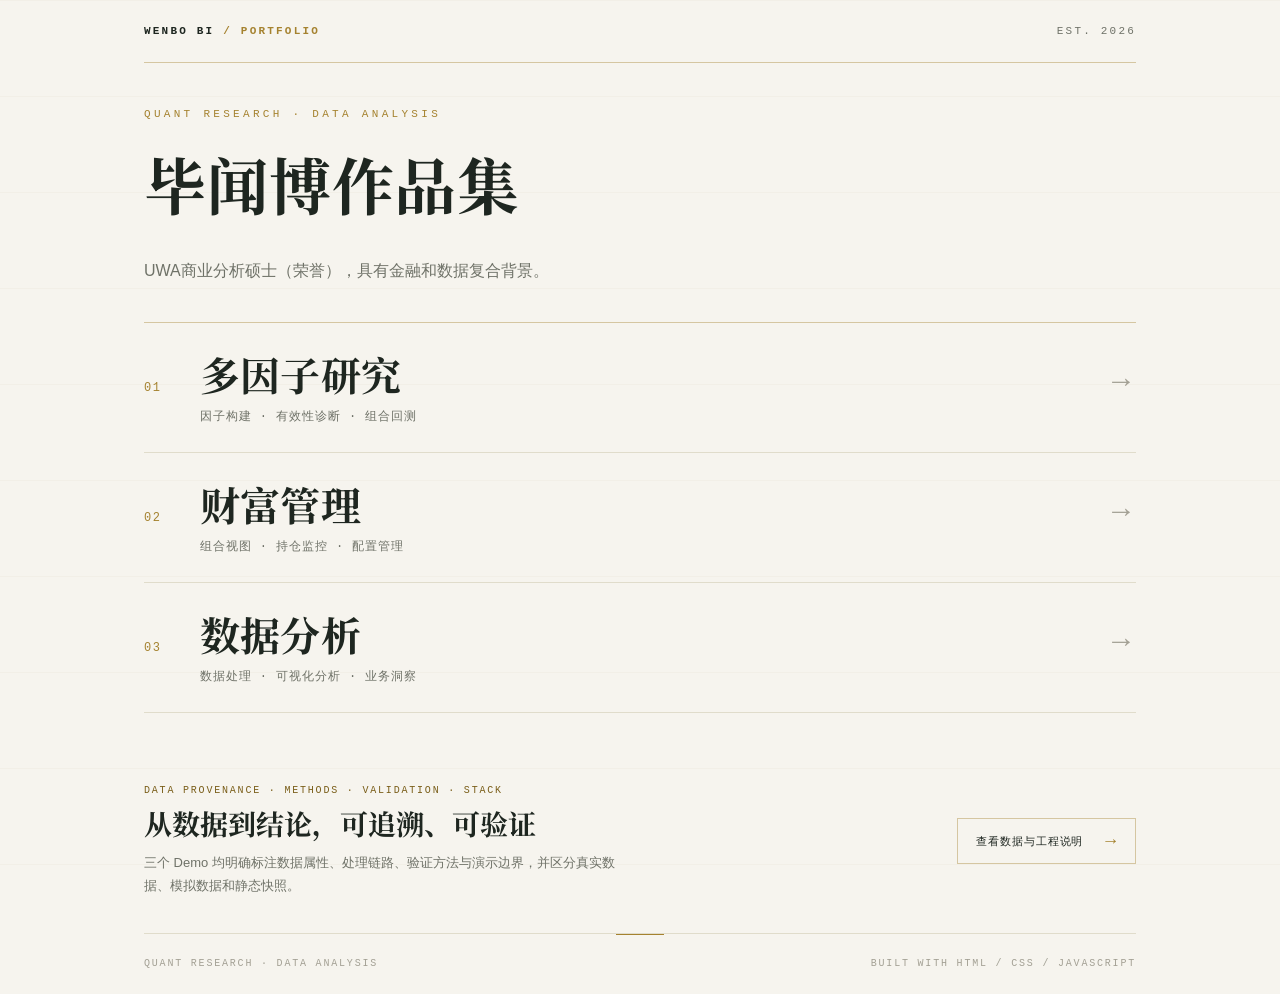
<file: docs/index.html>
<!DOCTYPE html>
<html lang="zh-CN">
<head>
  <meta charset="UTF-8" />
  <meta name="viewport" content="width=device-width, initial-scale=1.0" />
  <title>Wenbo Bi — Quant Research · Data Analysis</title>
  <link rel="preconnect" href="https://fonts.googleapis.com" />
  <link rel="preconnect" href="https://fonts.gstatic.com" crossorigin />
  <link
    href="https://fonts.googleapis.com/css2?family=Noto+Serif+SC:wght@600;700&display=swap"
    rel="stylesheet"
  />
  <style>
    :root {
      --bg: #f6f4ee;
      --ink: #1e2620;
      --muted: #6f7268;
      --faint: #a3a094;
      --line: #e0dccb;
      --accent: #a5822f;
      --accent-bright: #c8a44b;
      --gold-line: rgba(165, 130, 47, 0.4);
      --font-serif: "Noto Serif SC", "Source Han Serif SC", Georgia, "Times New Roman", serif;
      --font-sans: "Inter", "Segoe UI", "Microsoft YaHei", "PingFang SC", sans-serif;
      --font-mono: "SFMono-Regular", "Cascadia Code", Consolas, monospace;
    }

    * { box-sizing: border-box; margin: 0; padding: 0; }

    html, body { height: 100%; }

    body {
      background: var(--bg);
      color: var(--ink);
      font-family: var(--font-sans);
      -webkit-font-smoothing: antialiased;
      overflow-x: hidden;
    }

    /* 极淡的纸面肌理 */
    body::before {
      content: "";
      position: fixed;
      inset: 0;
      background-image:
        linear-gradient(var(--line) 1px, transparent 1px);
      background-size: 100% 96px;
      opacity: 0.16;
      pointer-events: none;
    }

    .page {
      position: relative;
      min-height: 100vh;
      max-width: 1120px;
      margin: 0 auto;
      padding: 0 clamp(24px, 5vw, 64px);
      display: flex;
      flex-direction: column;
    }

    /* ---------- 顶栏 ---------- */
    .topbar {
      display: flex;
      justify-content: space-between;
      align-items: center;
      padding: clamp(16px, 2.8vh, 26px) 0;
      border-bottom: 1px solid var(--gold-line);
      font-family: var(--font-mono);
      font-size: 11px;
      letter-spacing: 0.2em;
      color: var(--muted);
      text-transform: uppercase;
    }

    .topbar .brand { color: var(--ink); font-weight: 600; }
    .topbar .brand span { color: var(--accent); }

    /* ---------- 主区 ---------- */
    .hero {
      flex: 1;
      display: flex;
      flex-direction: column;
      justify-content: center;
      padding: clamp(28px, 5vh, 64px) 0 clamp(24px, 4vh, 48px);
    }

    .kicker {
      font-family: var(--font-mono);
      font-size: 11px;
      letter-spacing: 0.3em;
      text-transform: uppercase;
      color: var(--accent);
      margin-bottom: clamp(18px, 3vh, 30px);
    }

    h1 {
      font-family: var(--font-serif);
      font-size: clamp(32px, min(5.2vw, 7vh), 62px);
      line-height: 1.18;
      font-weight: 700;
      letter-spacing: 0.01em;
      max-width: 20ch;
    }

    h1 .dim { color: var(--muted); }

    .intro {
      margin-top: clamp(22px, 3.8vh, 36px);
      max-width: 56ch;
      font-size: clamp(14px, 1.3vw, 16px);
      line-height: 1.95;
      color: var(--muted);
    }

    .contact-line {
      display: block;
      margin-top: 0.2em;
      line-height: 1.5;
    }

    /* ---------- 入口 ---------- */
    .entries {
      border-top: 1px solid var(--gold-line);
      padding-bottom: clamp(20px, 4vh, 48px);
    }

    .entry {
      display: flex;
      align-items: baseline;
      gap: clamp(16px, 3vw, 40px);
      padding: clamp(18px, 3vh, 30px) 0;
      border-bottom: 1px solid var(--line);
      text-decoration: none;
      color: var(--ink);
      position: relative;
    }

    .entry .num {
      font-family: var(--font-mono);
      font-size: 12px;
      color: var(--accent);
      letter-spacing: 0.12em;
      flex: 0 0 auto;
      transition: color 0.4s ease;
    }

    .entry .label {
      flex: 1;
      min-width: 0;
    }

    .entry .title {
      display: inline-block;
      font-family: var(--font-serif);
      font-size: clamp(23px, min(3.4vw, 4.6vh), 40px);
      font-weight: 700;
      letter-spacing: 0.01em;
      line-height: 1.2;
      position: relative;
      transition: transform 0.55s cubic-bezier(0.22, 1, 0.36, 1);
    }

    /* 下划线扫过 */
    .entry .title::after {
      content: "";
      position: absolute;
      left: 0;
      bottom: -6px;
      width: 100%;
      height: 1px;
      background: var(--accent);
      transform: scaleX(0);
      transform-origin: right;
      transition: transform 0.55s cubic-bezier(0.22, 1, 0.36, 1);
    }

    .entry .sub {
      display: block;
      margin-top: 10px;
      font-size: 12px;
      color: var(--muted);
      font-family: var(--font-mono);
      letter-spacing: 0.08em;
    }

    .entry .arrow {
      flex: 0 0 auto;
      font-size: clamp(20px, 2.6vw, 30px);
      color: var(--faint);
      transform: translateX(0);
      transition:
        transform 0.55s cubic-bezier(0.22, 1, 0.36, 1),
        color 0.4s ease;
    }

    .entry:hover .title { transform: translateX(10px); }
    .entry:hover .title::after { transform: scaleX(1); transform-origin: left; }
    .entry:hover .arrow { transform: translateX(10px); color: var(--accent); }
    .entry:hover .num { color: var(--accent-bright); }

    /* ---------- 工程说明 ---------- */
    .engineering-note {
      display: grid;
      grid-template-columns: minmax(0, 1fr) auto;
      align-items: center;
      gap: clamp(20px, 4vw, 42px);
      padding: clamp(24px, 4vh, 38px) 0;
      border-bottom: 1px solid var(--line);
    }

    .engineering-kicker {
      font-family: var(--font-mono);
      font-size: 10px;
      letter-spacing: 0.18em;
      color: #795d18;
      text-transform: uppercase;
    }

    .engineering-note h2 {
      margin-top: 9px;
      font-family: var(--font-serif);
      font-size: clamp(20px, 2.5vw, 28px);
      line-height: 1.35;
    }

    .engineering-copy {
      max-width: 66ch;
      margin-top: 8px;
      color: var(--muted);
      font-size: 13px;
      line-height: 1.8;
    }

    .engineering-link {
      min-height: 46px;
      display: inline-flex;
      align-items: center;
      justify-content: space-between;
      gap: 22px;
      padding: 0 18px;
      border: 1px solid var(--gold-line);
      color: var(--ink);
      font-family: var(--font-mono);
      font-size: 11px;
      letter-spacing: 0.08em;
      text-decoration: none;
      white-space: nowrap;
      transition: border-color 0.25s ease, color 0.25s ease, transform 0.25s ease;
    }

    .engineering-link span {
      color: var(--accent);
      font-size: 18px;
    }

    .engineering-link:hover {
      border-color: var(--accent);
      color: var(--accent);
      transform: translateX(4px);
    }

    .engineering-link:focus-visible {
      outline: 2px solid var(--accent);
      outline-offset: 3px;
    }

    /* ---------- 页脚 ---------- */
    .footer {
      position: relative;
      display: flex;
      justify-content: space-between;
      padding: clamp(18px, 2.6vh, 26px) 0 clamp(18px, 2.6vh, 26px);
      font-family: var(--font-mono);
      font-size: 10px;
      letter-spacing: 0.18em;
      color: var(--faint);
      text-transform: uppercase;
    }

    .footer::before {
      content: "";
      position: absolute;
      top: 0;
      left: 50%;
      transform: translateX(-50%);
      width: 48px;
      height: 1px;
      background: var(--accent);
    }

    /* ---------- 进场动画 ---------- */
    .reveal {
      opacity: 0;
      transform: translateY(16px);
      animation: rise 1.2s cubic-bezier(0.22, 1, 0.36, 1) forwards;
    }
    .reveal.d1 { animation-delay: 0.1s; }
    .reveal.d2 { animation-delay: 0.26s; }
    .reveal.d3 { animation-delay: 0.42s; }
    .reveal.d4 { animation-delay: 0.58s; }
    .reveal.d5 { animation-delay: 0.72s; }
    .reveal.d6 { animation-delay: 0.86s; }

    @keyframes rise {
      to { opacity: 1; transform: translateY(0); }
    }

    @media (prefers-reduced-motion: reduce) {
      .reveal { animation: none; opacity: 1; transform: none; }
      .entry .title, .entry .arrow, .entry .title::after, .engineering-link { transition: none; }
    }

    @media (max-width: 640px) {
      .entry { flex-wrap: wrap; gap: 12px; }
      .entry .arrow { margin-left: auto; }

      .engineering-note { grid-template-columns: 1fr; }
      .engineering-link { width: 100%; white-space: normal; }
    }
  </style>
</head>
<body>
  <div class="page">

    <header class="topbar reveal d1">
      <div class="brand">WENBO&nbsp;BI<span>&nbsp;/&nbsp;PORTFOLIO</span></div>
      <div>EST.&nbsp;2026</div>
    </header>

    <main class="hero">
      <p class="kicker reveal d2">Quant Research · Data Analysis</p>
      <h1 class="reveal d3">
        毕闻博作品集
      </h1>
      <p class="intro reveal d4">
        UWA商业分析硕士（荣誉），具有金融和数据复合背景。
      </p>
    </main>

    <nav class="entries reveal d5">
      <a class="entry" href="./factor.html">
        <span class="num">01</span>
        <span class="label">
          <span class="title">多因子研究</span>
          <span class="sub">因子构建 · 有效性诊断 · 组合回测</span>
        </span>
        <span class="arrow">&#8594;</span>
      </a>
      <a class="entry" href="./wealthops_frontend/index.html">
        <span class="num">02</span>
        <span class="label">
          <span class="title">财富管理</span>
          <span class="sub">组合视图 · 持仓监控 · 配置管理</span>
        </span>
        <span class="arrow">&#8594;</span>
      </a>
      <a class="entry" href="./data_analysis/index.html">
        <span class="num">03</span>
        <span class="label">
          <span class="title">数据分析</span>
          <span class="sub">数据处理 · 可视化分析 · 业务洞察</span>
        </span>
        <span class="arrow">&#8594;</span>
      </a>
    </nav>

    <section class="engineering-note reveal d6" aria-labelledby="engineering-title">
      <div>
        <p class="engineering-kicker">Data provenance · Methods · Validation · Stack</p>
        <h2 id="engineering-title">从数据到结论，可追溯、可验证</h2>
        <p class="engineering-copy">三个 Demo 均明确标注数据属性、处理链路、验证方法与演示边界，并区分真实数据、模拟数据和静态快照。</p>
      </div>
      <a class="engineering-link" href="./methodology.html">
        查看数据与工程说明 <span aria-hidden="true">&#8594;</span>
      </a>
    </section>

    <footer class="footer">
      <div>Quant Research &middot; Data Analysis</div>
      <div>Built with HTML / CSS / JavaScript</div>
    </footer>

  </div>
</body>
</html>
</file>
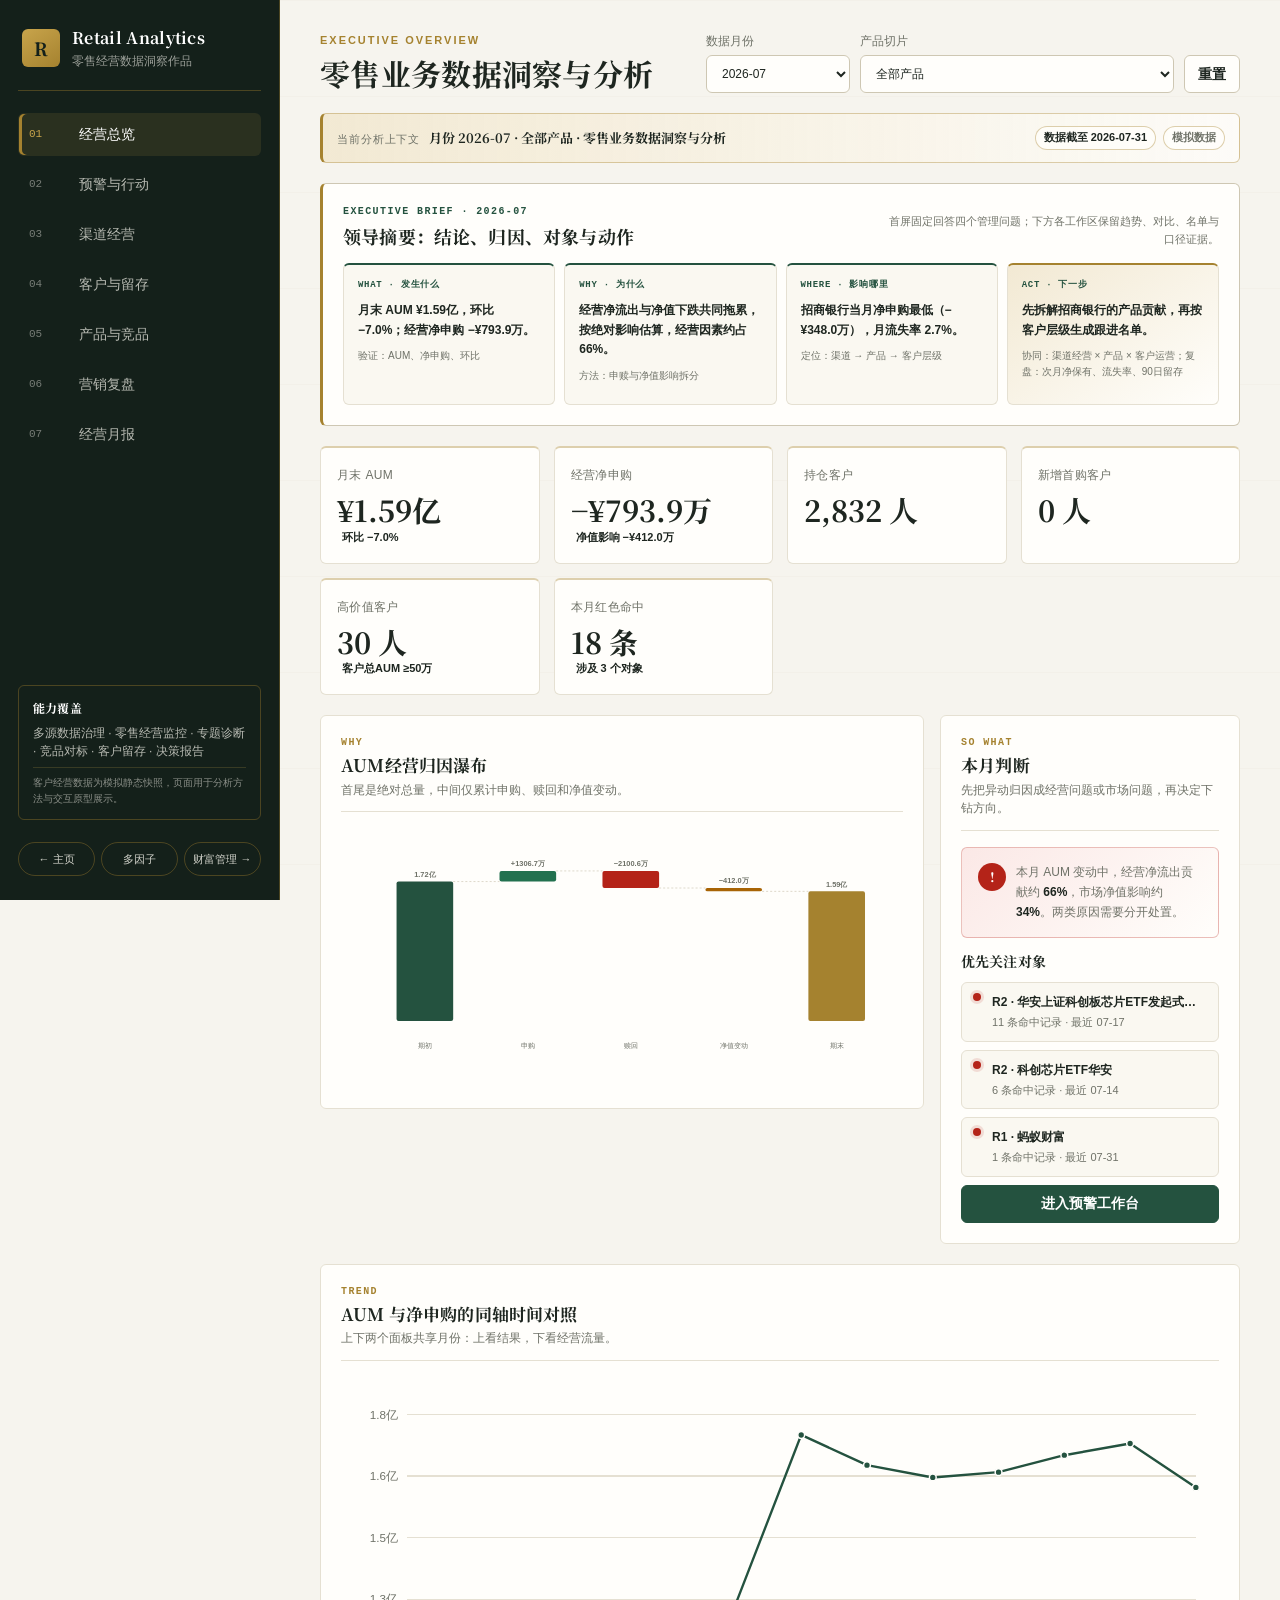
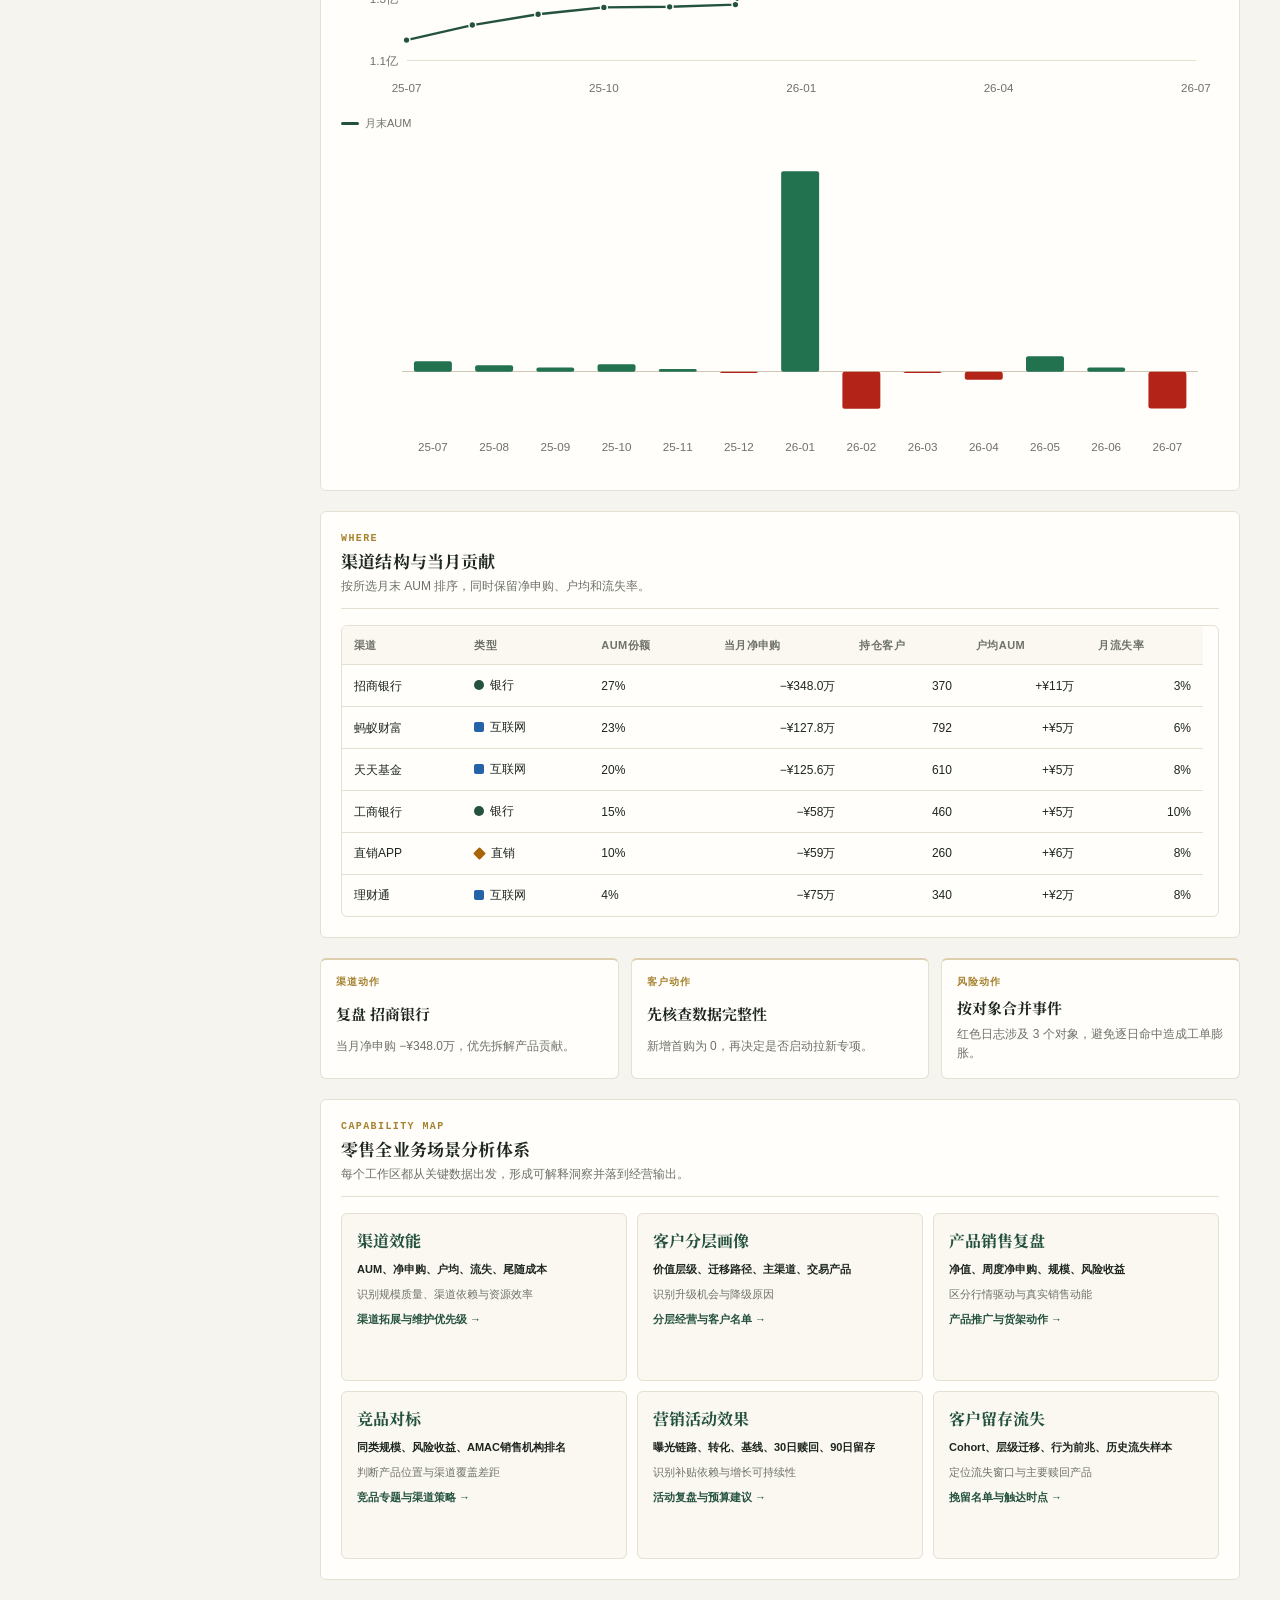
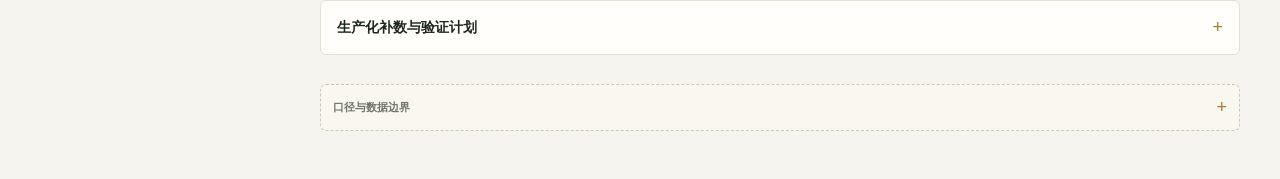
<file: docs/data_analysis/index.html>
<!doctype html>
<html lang="zh-CN">
  <head>
    <meta charset="utf-8" />
    <meta name="viewport" content="width=device-width, initial-scale=1" />
    <meta
      name="description"
      content="毕闻博零售业务数据洞察作品：展示多源数据治理、渠道效能、客户分层、产品竞品、营销复盘与决策交付。"
    />
    <title>Retail Analytics — 零售业务数据洞察</title>
    <link rel="preconnect" href="https://fonts.googleapis.com" />
    <link rel="preconnect" href="https://fonts.gstatic.com" crossorigin />
    <link
      href="https://fonts.googleapis.com/css2?family=Noto+Serif+SC:wght@600;700&display=swap"
      rel="stylesheet"
    />
    <link rel="stylesheet" href="./styles.css" />
  </head>
  <body>
    <div class="app-shell">
      <aside id="sidebar" class="sidebar reveal d1" aria-label="数据分析主导航">
        <div class="brand">
          <div class="brand-mark" aria-hidden="true">R</div>
          <div class="brand-copy">
            <div class="brand-name">Retail Analytics</div>
            <div class="brand-subtitle">零售经营数据洞察作品</div>
          </div>
        </div>

        <nav class="nav-list" aria-label="页面导航">
          <button class="nav-item active" data-page="overview" type="button">
            <span class="nav-index">01</span>
            <span>经营总览</span>
          </button>
          <button class="nav-item" data-page="alerts" type="button">
            <span class="nav-index">02</span>
            <span>预警与行动</span>
          </button>
          <button class="nav-item" data-page="channels" type="button">
            <span class="nav-index">03</span>
            <span>渠道经营</span>
          </button>
          <button class="nav-item" data-page="customers" type="button">
            <span class="nav-index">04</span>
            <span>客户与留存</span>
          </button>
          <button class="nav-item" data-page="products" type="button">
            <span class="nav-index">05</span>
            <span>产品与竞品</span>
          </button>
          <button class="nav-item" data-page="marketing" type="button">
            <span class="nav-index">06</span>
            <span>营销复盘</span>
          </button>
          <button class="nav-item" data-page="report" type="button">
            <span class="nav-index">07</span>
            <span>经营月报</span>
          </button>
        </nav>

        <div class="sidebar-note">
          <strong>能力覆盖</strong>
          <span>多源数据治理 · 零售经营监控 · 专题诊断 · 竞品对标 · 客户留存 · 决策报告</span>
          <small>客户经营数据为模拟静态快照，页面用于分析方法与交互原型展示。</small>
        </div>

        <nav class="site-links" aria-label="作品集导航">
          <a href="../index.html">&#8592; 主页</a>
          <a href="../factor.html">多因子</a>
          <a href="../wealthops_frontend/index.html">财富管理 &#8594;</a>
        </nav>
      </aside>

      <main class="workspace">
        <header class="topbar reveal d2">
          <div class="title-cluster">
            <div>
              <p id="page-kicker" class="eyebrow">Retail Business Intelligence</p>
              <h1 id="page-title">零售业务数据洞察与分析</h1>
            </div>
          </div>

          <div class="top-actions" aria-label="全局切片">
            <label class="control" for="month-select">
              <span>数据月份</span>
              <select id="month-select" aria-label="选择数据月份">
                <option value="">加载中…</option>
              </select>
            </label>
            <label class="control product-control" for="product-select">
              <span>产品切片</span>
              <select id="product-select" aria-label="选择产品">
                <option value="ALL">全部产品</option>
              </select>
            </label>
            <button id="reset-filters" class="button reset-button" type="button">
              重置
            </button>
          </div>
        </header>

        <section id="context-bar" class="context-bar reveal d3" aria-live="polite">
          <div class="context-main">
            <span class="context-label">当前分析上下文</span>
            <strong id="context-text">正在载入最新经营快照…</strong>
          </div>
          <div class="context-meta">
            <span id="snapshot-badge" class="context-chip">快照加载中</span>
            <span class="context-chip muted">模拟数据</span>
          </div>
        </section>

        <section id="page-root" class="page-root reveal d4" aria-live="polite">
          <div class="loading-state" role="status">
            <span class="loading-mark" aria-hidden="true"></span>
            <span>正在加载经营分析数据…</span>
          </div>
        </section>
      </main>
    </div>

    <div id="toast" class="toast" role="status" aria-live="polite" aria-atomic="true"></div>

    <script src="./data.js"></script>
    <script src="./app.js"></script>
  </body>
</html>
</file>
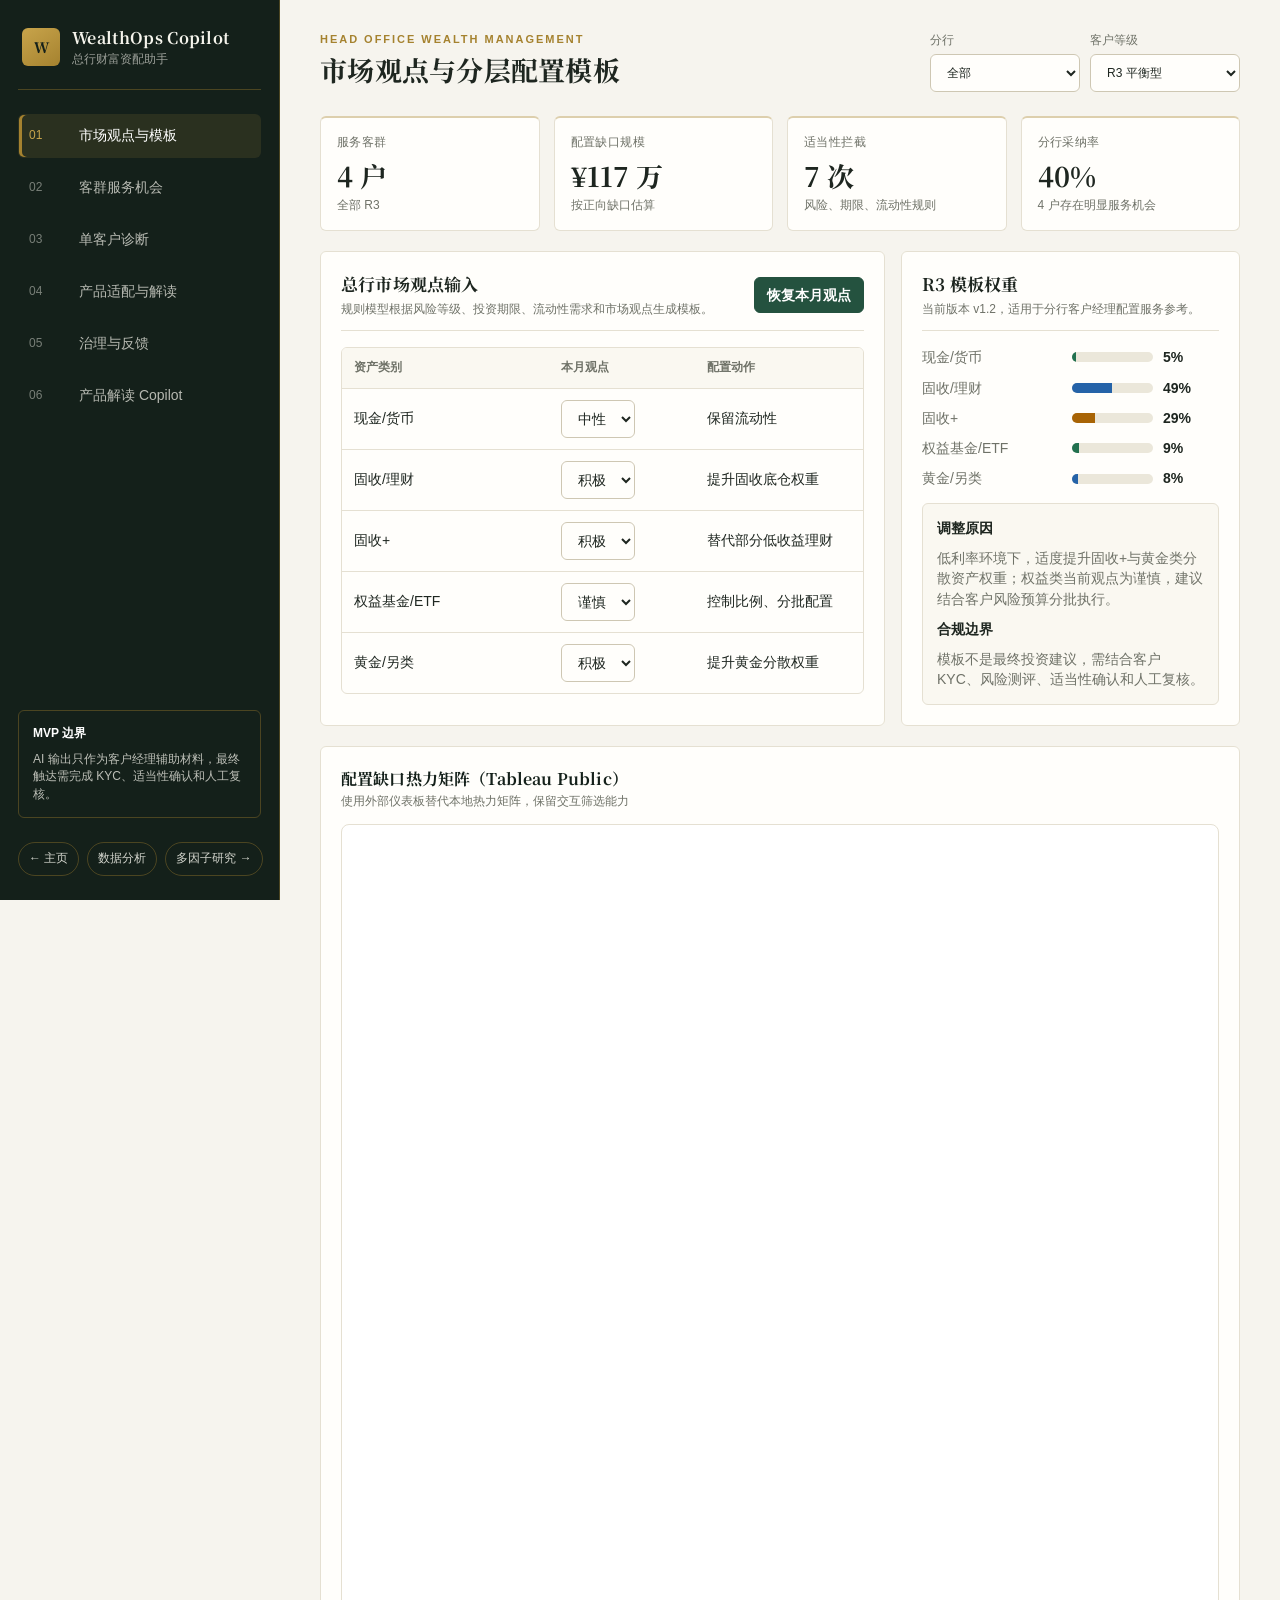
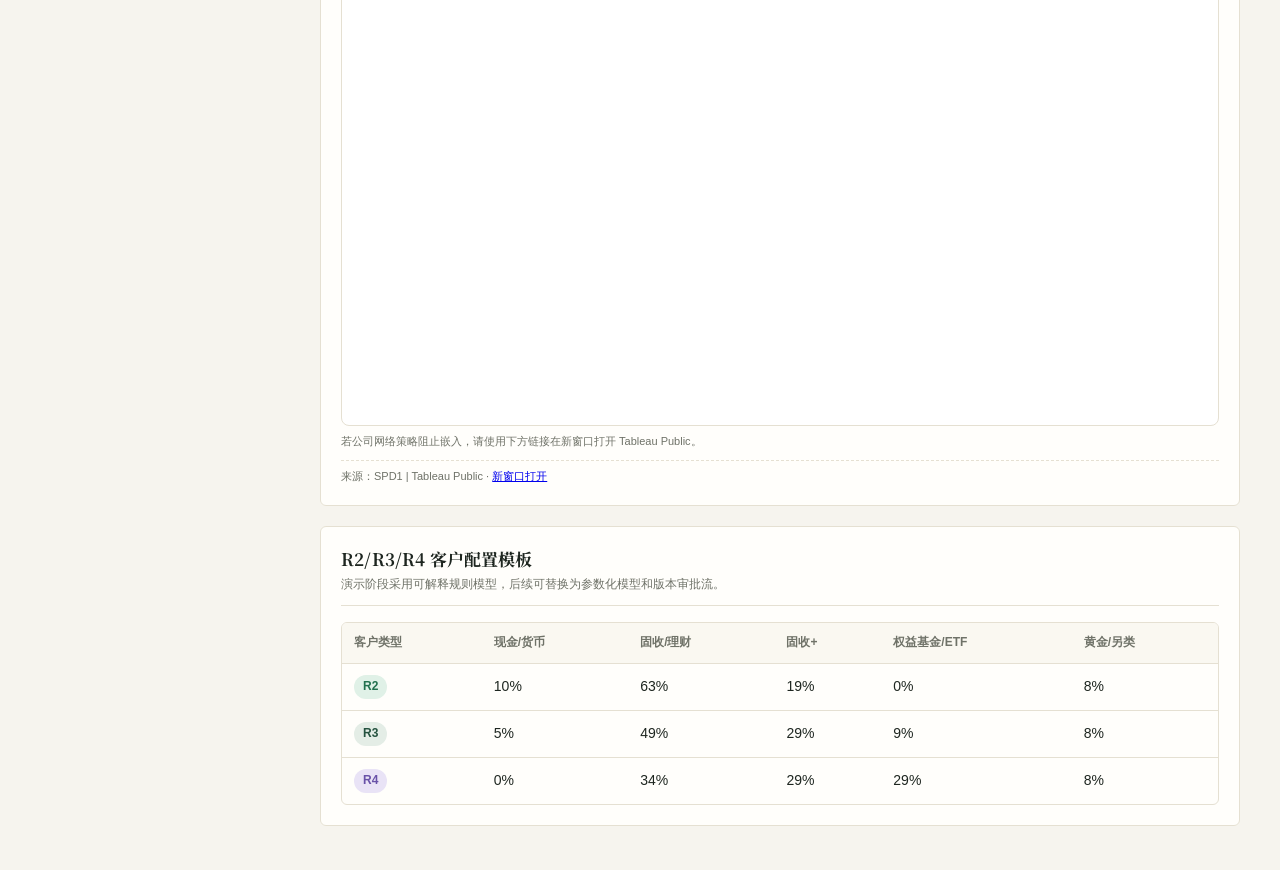
<file: docs/wealthops_frontend/index.html>
<!doctype html>
<html lang="zh-CN">
  <head>
    <meta charset="utf-8" />
    <meta name="viewport" content="width=device-width, initial-scale=1" />
    <title>WealthOps Copilot MVP</title>
    <link rel="preconnect" href="https://fonts.googleapis.com" />
    <link rel="preconnect" href="https://fonts.gstatic.com" crossorigin />
    <link
      href="https://fonts.googleapis.com/css2?family=Noto+Serif+SC:wght@600;700&display=swap"
      rel="stylesheet"
    />
    <link rel="stylesheet" href="./styles.css" />
  </head>
  <body>
    <div class="app-shell">
      <aside class="sidebar reveal d1" aria-label="主导航">
        <div class="brand">
          <div class="brand-mark">W</div>
          <div>
            <div class="brand-name">WealthOps Copilot</div>
            <div class="brand-subtitle">总行财富资配助手</div>
          </div>
        </div>
        <nav class="nav-list">
          <button class="nav-item active" data-page="strategy" type="button">
            <span class="nav-index">01</span>
            <span>市场观点与模板</span>
          </button>
          <button class="nav-item" data-page="segment" type="button">
            <span class="nav-index">02</span>
            <span>客群服务机会</span>
          </button>
          <button class="nav-item" data-page="diagnosis" type="button">
            <span class="nav-index">03</span>
            <span>单客户诊断</span>
          </button>
          <button class="nav-item" data-page="product" type="button">
            <span class="nav-index">04</span>
            <span>产品适配与解读</span>
          </button>
          <button class="nav-item" data-page="governance" type="button">
            <span class="nav-index">05</span>
            <span>治理与反馈</span>
          </button>
          <button class="nav-item" data-page="chatbot" type="button">
            <span class="nav-index">06</span>
            <span>产品解读 Copilot</span>
          </button>
        </nav>
        <div class="sidebar-note">
          <strong>MVP 边界</strong>
          <span>AI 输出只作为客户经理辅助材料，最终触达需完成 KYC、适当性确认和人工复核。</span>
        </div>
        <nav class="site-links" aria-label="站点导航">
          <a href="../index.html">&#8592; 主页</a>
          <a href="../data_analysis/index.html">数据分析</a>
          <a href="../factor.html">多因子研究 &#8594;</a>
        </nav>
      </aside>

      <main class="workspace">
        <header class="topbar reveal d2">
          <div>
            <p class="eyebrow">Head Office Wealth Management</p>
            <h1 id="page-title">市场观点与分层配置模板</h1>
          </div>
          <div class="top-actions">
            <label class="control">
              <span>分行</span>
              <select id="branch-select">
                <option value="全部">全部</option>
                <option value="上海分行">上海分行</option>
                <option value="深圳分行">深圳分行</option>
                <option value="杭州分行">杭州分行</option>
              </select>
            </label>
            <label class="control">
              <span>客户等级</span>
              <select id="risk-select">
                <option value="R3">R3 平衡型</option>
                <option value="R2">R2 稳健型</option>
                <option value="R4">R4 进取型</option>
              </select>
            </label>
          </div>
        </header>

        <section id="global-metrics" class="metric-strip reveal d3" aria-label="全局指标"></section>
        <section id="page-root" class="page-root reveal d4"></section>
      </main>
    </div>

    <script src="./viz-data.js"></script>
    <script src="./viz.js"></script>
    <script src="./app.js"></script>
  </body>
</html>
</file>
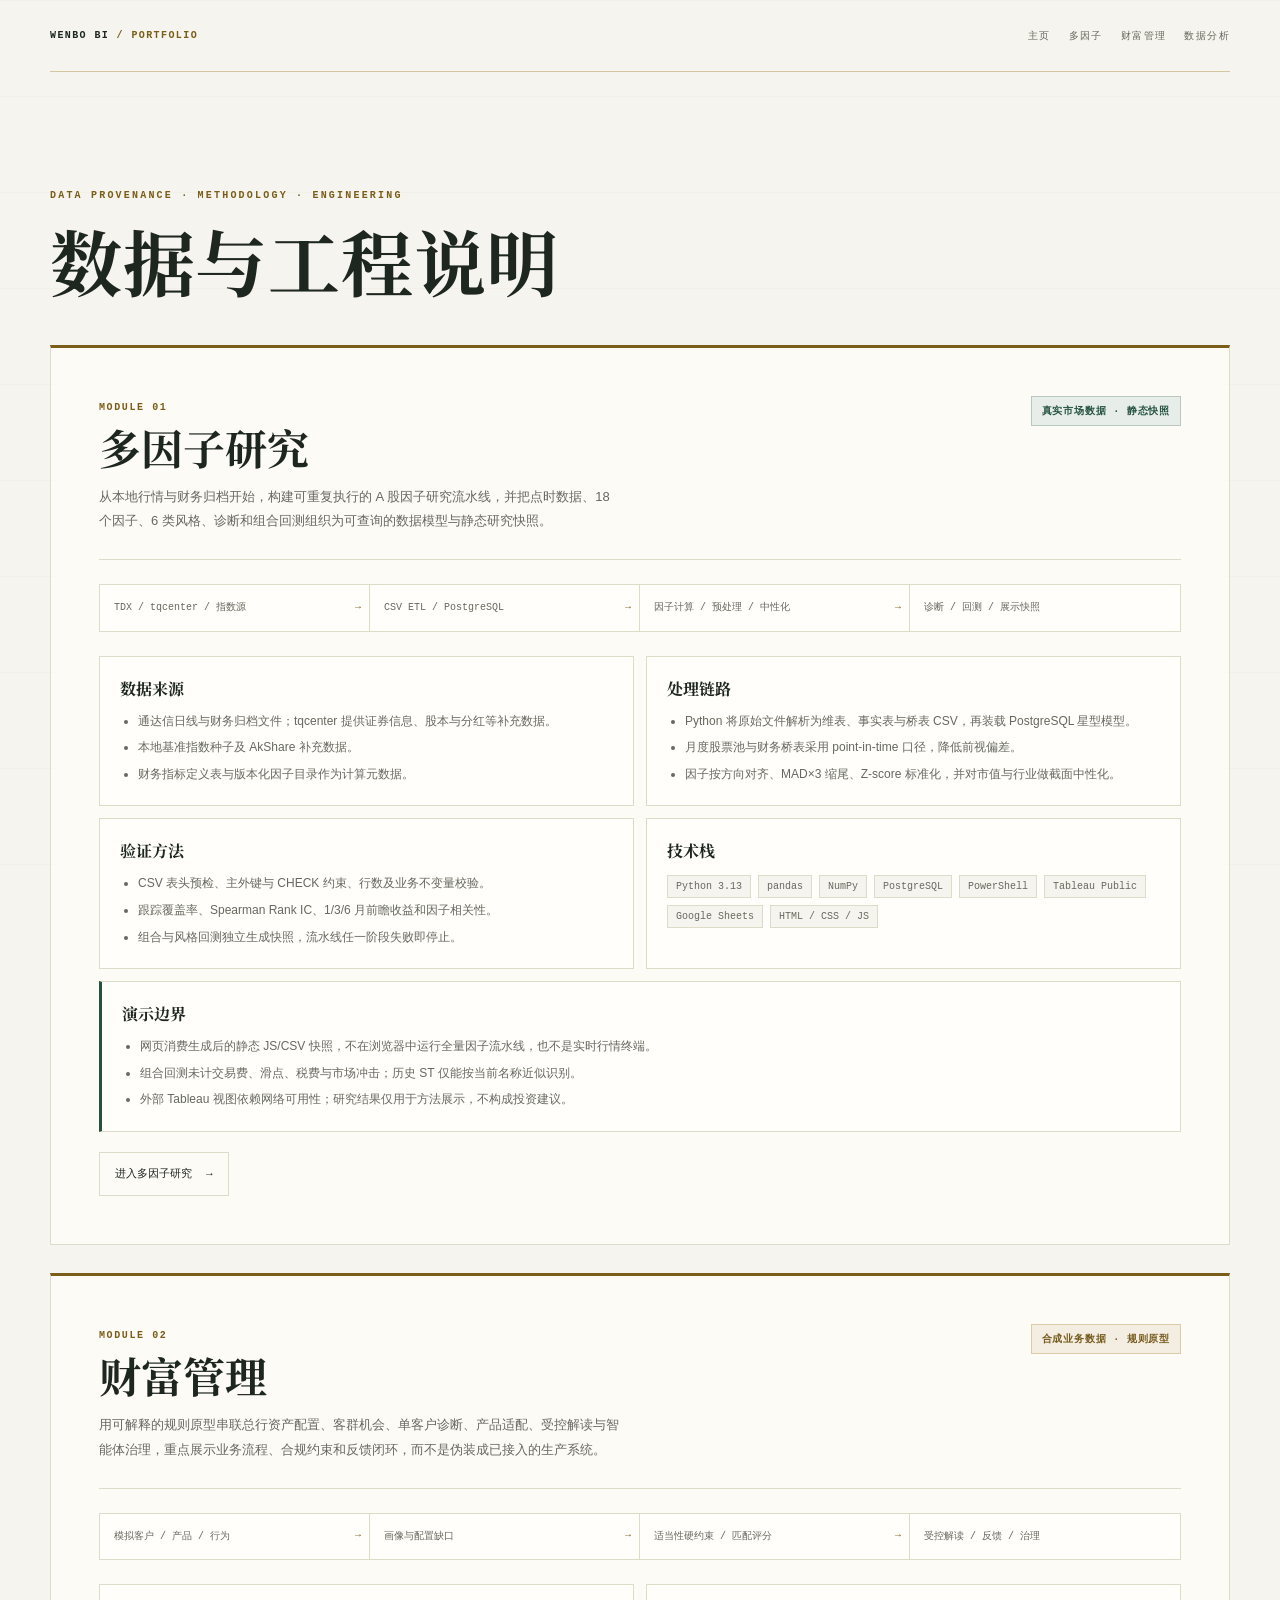
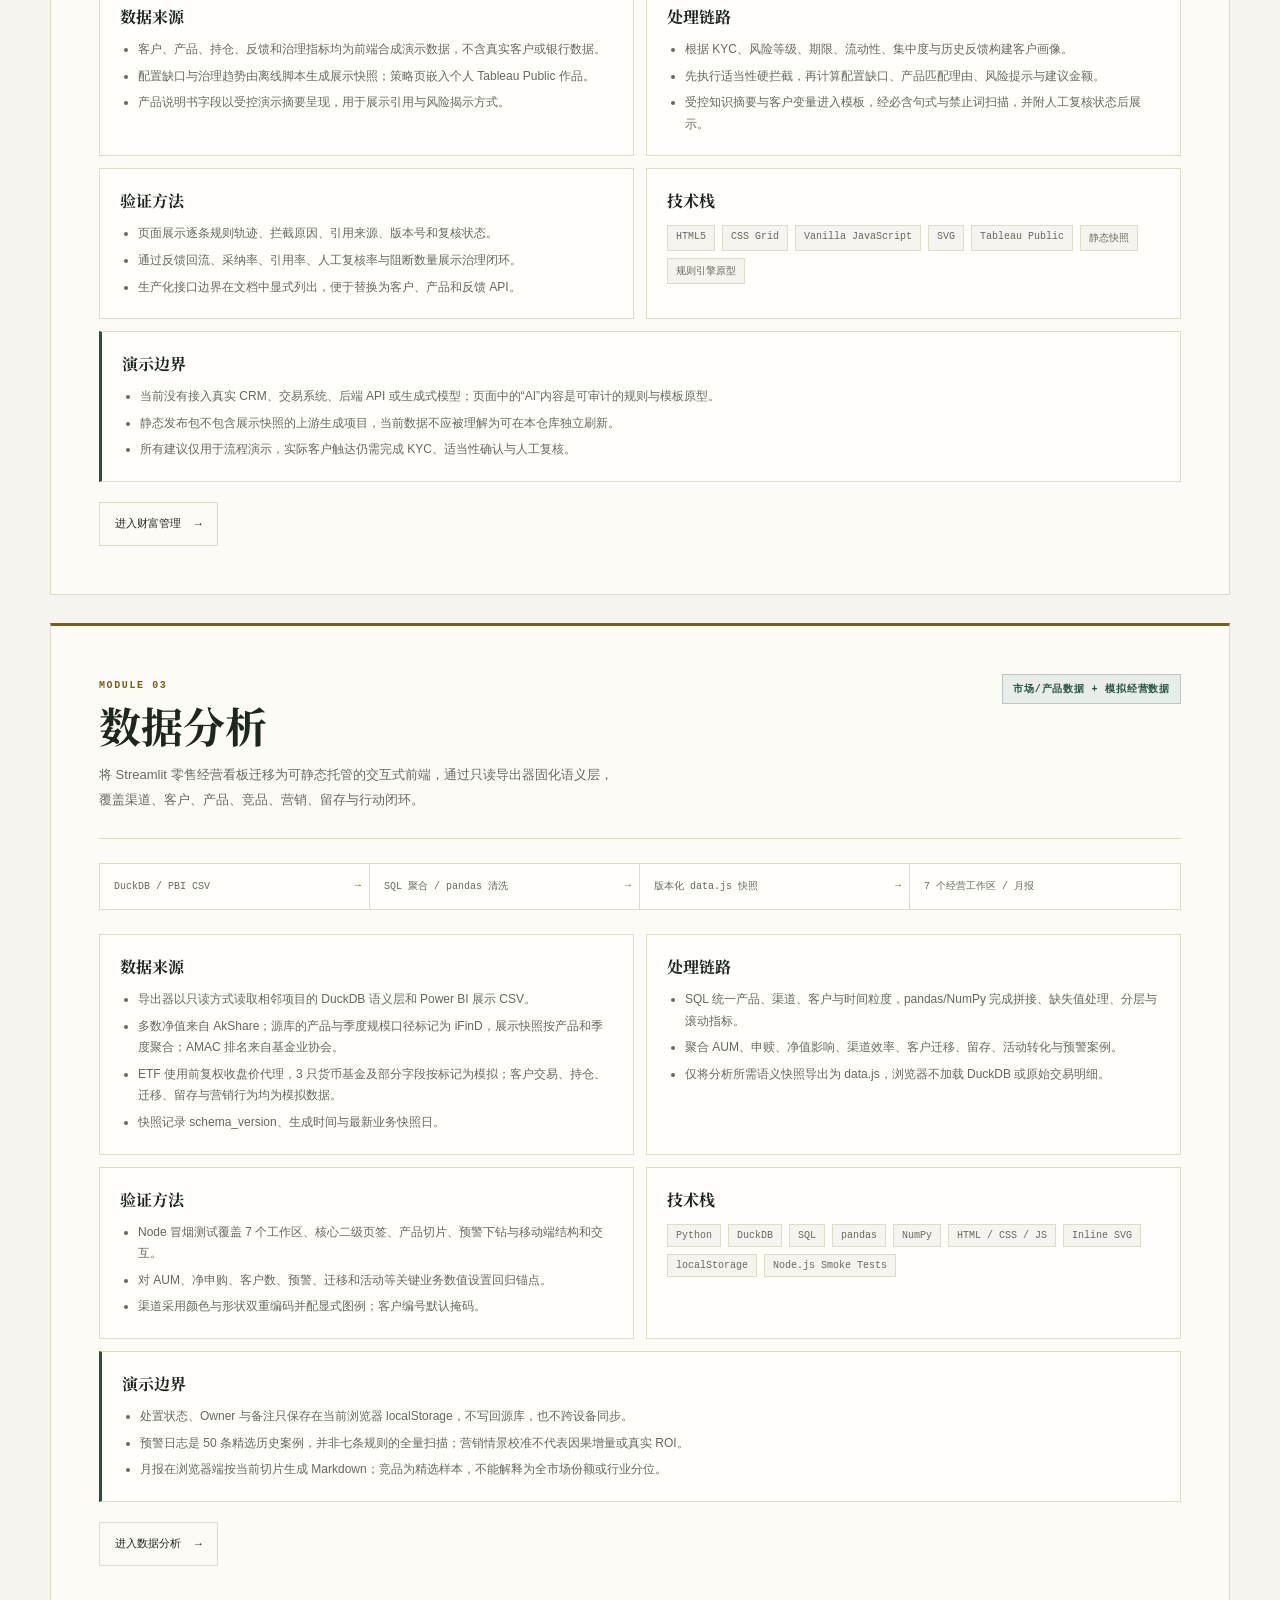
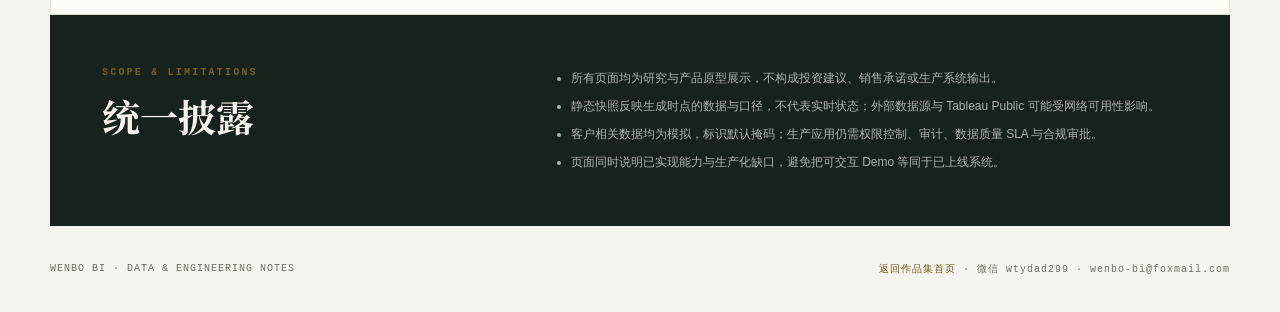
<file: docs/methodology.html>
<!DOCTYPE html>
<html lang="zh-CN">
<head>
  <meta charset="UTF-8" />
  <meta name="viewport" content="width=device-width, initial-scale=1.0" />
  <meta name="description" content="毕闻博作品集的数据来源、处理方法、验证方式、技术栈与演示边界说明。" />
  <title>数据与工程说明 — Wenbo Bi</title>
  <link rel="preconnect" href="https://fonts.googleapis.com" />
  <link rel="preconnect" href="https://fonts.gstatic.com" crossorigin />
  <link href="https://fonts.googleapis.com/css2?family=Noto+Serif+SC:wght@600;700&display=swap" rel="stylesheet" />
  <style>
    :root {
      --bg: #f6f4ee;
      --panel: #fffefa;
      --ink: #1e2620;
      --muted: #66695f;
      --faint: #6c6f65;
      --line: #dfdbc9;
      --accent: #795d18;
      --accent-soft: rgba(165, 130, 47, 0.1);
      --green: #24523f;
      --green-soft: #e7eee9;
      --charcoal: #18221d;
      --font-serif: "Noto Serif SC", "Source Han Serif SC", Georgia, serif;
      --font-sans: "Inter", "Segoe UI", "Microsoft YaHei", "PingFang SC", sans-serif;
      --font-mono: "SFMono-Regular", "Cascadia Code", Consolas, monospace;
    }

    * { box-sizing: border-box; margin: 0; padding: 0; }
    html { scroll-behavior: smooth; }
    body {
      min-width: 320px;
      background: var(--bg);
      color: var(--ink);
      font-family: var(--font-sans);
      -webkit-font-smoothing: antialiased;
    }
    body::before {
      content: "";
      position: fixed;
      inset: 0;
      z-index: -1;
      background-image: linear-gradient(var(--line) 1px, transparent 1px);
      background-size: 100% 96px;
      opacity: 0.16;
      pointer-events: none;
    }
    a { color: inherit; }
    .page { width: min(1180px, calc(100% - 48px)); margin: 0 auto; }

    .site-header {
      min-height: 72px;
      display: flex;
      align-items: center;
      justify-content: space-between;
      gap: 24px;
      border-bottom: 1px solid rgba(165, 130, 47, 0.4);
      font-family: var(--font-mono);
      font-size: 10px;
      letter-spacing: 0.14em;
      text-transform: uppercase;
    }
    .brand { font-weight: 700; text-decoration: none; }
    .brand span { color: var(--accent); }
    .site-nav { display: flex; align-items: center; gap: 18px; flex-wrap: wrap; }
    .site-nav a { color: var(--muted); text-decoration: none; }
    .site-nav a:hover, .site-nav a:focus-visible { color: var(--accent); }

    .hero { padding: clamp(64px, 10vw, 118px) 0 clamp(28px, 4vw, 42px); }
    .kicker, .section-kicker {
      color: var(--accent);
      font-family: var(--font-mono);
      font-size: 10px;
      font-weight: 700;
      letter-spacing: 0.22em;
      text-transform: uppercase;
    }
    h1, h2, h3 { font-family: var(--font-serif); }
    h1 {
      max-width: 15ch;
      margin-top: 18px;
      font-size: clamp(38px, 6.3vw, 72px);
      line-height: 1.16;
      letter-spacing: 0.01em;
    }
    .module {
      scroll-margin-top: 24px;
      margin-top: 28px;
      padding: clamp(28px, 4.5vw, 48px);
      border: 1px solid var(--line);
      border-top: 3px solid var(--accent);
      background: rgba(255, 254, 250, 0.72);
    }
    .hero + .module { margin-top: 0; }
    .module-head {
      display: grid;
      grid-template-columns: minmax(0, 1fr) auto;
      align-items: start;
      gap: 22px;
      padding-bottom: 26px;
      border-bottom: 1px solid var(--line);
    }
    .module-number { color: var(--accent); font: 700 10px var(--font-mono); letter-spacing: 0.16em; }
    .module h2 { margin-top: 7px; font-size: clamp(27px, 4vw, 42px); line-height: 1.25; }
    .module-summary { max-width: 72ch; margin-top: 12px; color: var(--muted); font-size: 13px; line-height: 1.85; }
    .data-badge {
      padding: 7px 10px;
      border: 1px solid rgba(36, 82, 63, 0.24);
      background: var(--green-soft);
      color: var(--green);
      font: 700 10px var(--font-mono);
      letter-spacing: 0.08em;
      white-space: nowrap;
    }
    .data-badge.demo { border-color: rgba(165, 130, 47, 0.32); background: var(--accent-soft); color: #755a1e; }

    .pipeline {
      display: grid;
      grid-template-columns: repeat(4, minmax(0, 1fr));
      margin: 24px 0;
      border: 1px solid var(--line);
      background: var(--panel);
      list-style: none;
    }
    .pipeline li {
      position: relative;
      min-width: 0;
      padding: 15px 28px 15px 14px;
      border-right: 1px solid var(--line);
      color: var(--muted);
      font: 10px/1.55 var(--font-mono);
      overflow-wrap: anywhere;
    }
    .pipeline li:last-child { border-right: 0; }
    .pipeline li:not(:last-child)::after {
      content: "→";
      position: absolute;
      right: 8px;
      top: 50%;
      color: var(--accent);
      transform: translateY(-50%);
    }

    .detail-grid { display: grid; grid-template-columns: repeat(2, minmax(0, 1fr)); gap: 12px; }
    .detail-card { min-width: 0; padding: 20px; border: 1px solid var(--line); background: var(--panel); }
    .detail-card h3 { font-size: 16px; }
    .detail-card ul { margin: 11px 0 0 18px; color: var(--muted); font-size: 12px; line-height: 1.8; }
    .detail-card li + li { margin-top: 5px; }
    .detail-card.boundary { grid-column: 1 / -1; border-left: 3px solid var(--green); }
    .stack-list { display: flex; flex-wrap: wrap; gap: 7px; margin-top: 13px; }
    .stack-list span {
      padding: 5px 8px;
      border: 1px solid var(--line);
      background: var(--bg);
      color: var(--muted);
      font: 10px var(--font-mono);
    }
    .module-link {
      min-height: 44px;
      display: inline-flex;
      align-items: center;
      gap: 14px;
      padding: 0 15px;
      border: 1px solid var(--line);
      color: var(--ink);
      font: 11px var(--font-mono);
      text-decoration: none;
    }
    .module-link:hover { border-color: var(--accent); color: var(--accent); }
    .module-cta { margin-top: 20px; }

    .disclosure {
      display: grid;
      grid-template-columns: minmax(0, 0.8fr) minmax(0, 1.2fr);
      gap: 34px;
      padding: clamp(30px, 5vw, 52px);
      background: var(--charcoal);
      color: #f5f4ec;
    }
    .disclosure h2 { margin-top: 10px; font-size: clamp(24px, 3.5vw, 38px); }
    .disclosure ul { margin-left: 18px; color: rgba(245, 244, 236, 0.68); font-size: 12px; line-height: 1.85; }
    .disclosure li + li { margin-top: 6px; }

    footer {
      min-height: 86px;
      display: flex;
      align-items: center;
      justify-content: space-between;
      gap: 20px;
      color: var(--faint);
      font: 10px var(--font-mono);
      letter-spacing: 0.1em;
    }
    footer a { color: var(--accent); text-decoration: none; }

    a:focus-visible { outline: 2px solid var(--accent); outline-offset: 3px; }

    @media (max-width: 820px) {
      .page { width: min(100% - 32px, 1180px); }
      .site-header { align-items: flex-start; padding: 18px 0; }
      .site-nav { justify-content: flex-end; gap: 12px; }
      .pipeline { grid-template-columns: repeat(2, minmax(0, 1fr)); }
      .pipeline li:nth-child(2) { border-right: 0; }
      .pipeline li:nth-child(-n+2) { border-bottom: 1px solid var(--line); }
      .disclosure { grid-template-columns: 1fr; }
    }

    @media (max-width: 600px) {
      .site-header { display: grid; }
      .site-nav { justify-content: flex-start; }
      .hero { padding-top: 54px; }
      .module { padding: 24px 16px; }
      .module-head, .detail-grid { grid-template-columns: 1fr; }
      .detail-card.boundary { grid-column: auto; }
      .data-badge { justify-self: start; }
      .pipeline { grid-template-columns: 1fr; }
      .pipeline li, .pipeline li:nth-child(2) { border-right: 0; border-bottom: 1px solid var(--line); }
      .pipeline li:last-child { border-bottom: 0; }
      footer { align-items: flex-start; flex-direction: column; padding: 24px 0; }
    }

    @media (prefers-reduced-motion: reduce) {
      html { scroll-behavior: auto; }
    }
  </style>
</head>
<body>
  <div class="page">
    <header class="site-header">
      <a class="brand" href="./index.html">WENBO BI<span> / PORTFOLIO</span></a>
      <nav class="site-nav" aria-label="作品集导航">
        <a href="./index.html">主页</a>
        <a href="./factor.html">多因子</a>
        <a href="./wealthops_frontend/index.html">财富管理</a>
        <a href="./data_analysis/index.html">数据分析</a>
      </nav>
    </header>

    <main>
      <section class="hero">
        <p class="kicker">Data provenance · Methodology · Engineering</p>
        <h1>数据与工程说明</h1>
      </section>

      <article class="module" id="factor">
        <header class="module-head">
          <div>
            <span class="module-number">MODULE 01</span>
            <h2>多因子研究</h2>
            <p class="module-summary">从本地行情与财务归档开始，构建可重复执行的 A 股因子研究流水线，并把点时数据、18 个因子、6 类风格、诊断和组合回测组织为可查询的数据模型与静态研究快照。</p>
          </div>
          <span class="data-badge">真实市场数据 · 静态快照</span>
        </header>
        <ol class="pipeline" aria-label="多因子处理链路">
          <li>TDX / tqcenter / 指数源</li><li>CSV ETL / PostgreSQL</li><li>因子计算 / 预处理 / 中性化</li><li>诊断 / 回测 / 展示快照</li>
        </ol>
        <div class="detail-grid">
          <section class="detail-card"><h3>数据来源</h3><ul><li>通达信日线与财务归档文件；tqcenter 提供证券信息、股本与分红等补充数据。</li><li>本地基准指数种子及 AkShare 补充数据。</li><li>财务指标定义表与版本化因子目录作为计算元数据。</li></ul></section>
          <section class="detail-card"><h3>处理链路</h3><ul><li>Python 将原始文件解析为维表、事实表与桥表 CSV，再装载 PostgreSQL 星型模型。</li><li>月度股票池与财务桥表采用 point-in-time 口径，降低前视偏差。</li><li>因子按方向对齐、MAD×3 缩尾、Z-score 标准化，并对市值与行业做截面中性化。</li></ul></section>
          <section class="detail-card"><h3>验证方法</h3><ul><li>CSV 表头预检、主外键与 CHECK 约束、行数及业务不变量校验。</li><li>跟踪覆盖率、Spearman Rank IC、1/3/6 月前瞻收益和因子相关性。</li><li>组合与风格回测独立生成快照，流水线任一阶段失败即停止。</li></ul></section>
          <section class="detail-card"><h3>技术栈</h3><div class="stack-list"><span>Python 3.13</span><span>pandas</span><span>NumPy</span><span>PostgreSQL</span><span>PowerShell</span><span>Tableau Public</span><span>Google Sheets</span><span>HTML / CSS / JS</span></div></section>
          <section class="detail-card boundary"><h3>演示边界</h3><ul><li>网页消费生成后的静态 JS/CSV 快照，不在浏览器中运行全量因子流水线，也不是实时行情终端。</li><li>组合回测未计交易费、滑点、税费与市场冲击；历史 ST 仅能按当前名称近似识别。</li><li>外部 Tableau 视图依赖网络可用性；研究结果仅用于方法展示，不构成投资建议。</li></ul></section>
        </div>
        <p class="module-cta"><a class="module-link" href="./factor.html">进入多因子研究 <span aria-hidden="true">→</span></a></p>
      </article>

      <article class="module" id="wealth">
        <header class="module-head">
          <div>
            <span class="module-number">MODULE 02</span>
            <h2>财富管理</h2>
            <p class="module-summary">用可解释的规则原型串联总行资产配置、客群机会、单客户诊断、产品适配、受控解读与智能体治理，重点展示业务流程、合规约束和反馈闭环，而不是伪装成已接入的生产系统。</p>
          </div>
          <span class="data-badge demo">合成业务数据 · 规则原型</span>
        </header>
        <ol class="pipeline" aria-label="财富管理处理链路">
          <li>模拟客户 / 产品 / 行为</li><li>画像与配置缺口</li><li>适当性硬约束 / 匹配评分</li><li>受控解读 / 反馈 / 治理</li>
        </ol>
        <div class="detail-grid">
          <section class="detail-card"><h3>数据来源</h3><ul><li>客户、产品、持仓、反馈和治理指标均为前端合成演示数据，不含真实客户或银行数据。</li><li>配置缺口与治理趋势由离线脚本生成展示快照；策略页嵌入个人 Tableau Public 作品。</li><li>产品说明书字段以受控演示摘要呈现，用于展示引用与风险揭示方式。</li></ul></section>
          <section class="detail-card"><h3>处理链路</h3><ul><li>根据 KYC、风险等级、期限、流动性、集中度与历史反馈构建客户画像。</li><li>先执行适当性硬拦截，再计算配置缺口、产品匹配理由、风险提示与建议金额。</li><li>受控知识摘要与客户变量进入模板，经必含句式与禁止词扫描，并附人工复核状态后展示。</li></ul></section>
          <section class="detail-card"><h3>验证方法</h3><ul><li>页面展示逐条规则轨迹、拦截原因、引用来源、版本号和复核状态。</li><li>通过反馈回流、采纳率、引用率、人工复核率与阻断数量展示治理闭环。</li><li>生产化接口边界在文档中显式列出，便于替换为客户、产品和反馈 API。</li></ul></section>
          <section class="detail-card"><h3>技术栈</h3><div class="stack-list"><span>HTML5</span><span>CSS Grid</span><span>Vanilla JavaScript</span><span>SVG</span><span>Tableau Public</span><span>静态快照</span><span>规则引擎原型</span></div></section>
          <section class="detail-card boundary"><h3>演示边界</h3><ul><li>当前没有接入真实 CRM、交易系统、后端 API 或生成式模型；页面中的“AI”内容是可审计的规则与模板原型。</li><li>静态发布包不包含展示快照的上游生成项目，当前数据不应被理解为可在本仓库独立刷新。</li><li>所有建议仅用于流程演示，实际客户触达仍需完成 KYC、适当性确认与人工复核。</li></ul></section>
        </div>
        <p class="module-cta"><a class="module-link" href="./wealthops_frontend/index.html">进入财富管理 <span aria-hidden="true">→</span></a></p>
      </article>

      <article class="module" id="data-analysis">
        <header class="module-head">
          <div>
            <span class="module-number">MODULE 03</span>
            <h2>数据分析</h2>
            <p class="module-summary">将 Streamlit 零售经营看板迁移为可静态托管的交互式前端，通过只读导出器固化语义层，覆盖渠道、客户、产品、竞品、营销、留存与行动闭环。</p>
          </div>
          <span class="data-badge">市场/产品数据 + 模拟经营数据</span>
        </header>
        <ol class="pipeline" aria-label="数据分析处理链路">
          <li>DuckDB / PBI CSV</li><li>SQL 聚合 / pandas 清洗</li><li>版本化 data.js 快照</li><li>7 个经营工作区 / 月报</li>
        </ol>
        <div class="detail-grid">
          <section class="detail-card"><h3>数据来源</h3><ul><li>导出器以只读方式读取相邻项目的 DuckDB 语义层和 Power BI 展示 CSV。</li><li>多数净值来自 AkShare；源库的产品与季度规模口径标记为 iFinD，展示快照按产品和季度聚合；AMAC 排名来自基金业协会。</li><li>ETF 使用前复权收盘价代理，3 只货币基金及部分字段按标记为模拟；客户交易、持仓、迁移、留存与营销行为均为模拟数据。</li><li>快照记录 schema_version、生成时间与最新业务快照日。</li></ul></section>
          <section class="detail-card"><h3>处理链路</h3><ul><li>SQL 统一产品、渠道、客户与时间粒度，pandas/NumPy 完成拼接、缺失值处理、分层与滚动指标。</li><li>聚合 AUM、申赎、净值影响、渠道效率、客户迁移、留存、活动转化与预警案例。</li><li>仅将分析所需语义快照导出为 data.js，浏览器不加载 DuckDB 或原始交易明细。</li></ul></section>
          <section class="detail-card"><h3>验证方法</h3><ul><li>Node 冒烟测试覆盖 7 个工作区、核心二级页签、产品切片、预警下钻与移动端结构和交互。</li><li>对 AUM、净申购、客户数、预警、迁移和活动等关键业务数值设置回归锚点。</li><li>渠道采用颜色与形状双重编码并配显式图例；客户编号默认掩码。</li></ul></section>
          <section class="detail-card"><h3>技术栈</h3><div class="stack-list"><span>Python</span><span>DuckDB</span><span>SQL</span><span>pandas</span><span>NumPy</span><span>HTML / CSS / JS</span><span>Inline SVG</span><span>localStorage</span><span>Node.js Smoke Tests</span></div></section>
          <section class="detail-card boundary"><h3>演示边界</h3><ul><li>处置状态、Owner 与备注只保存在当前浏览器 localStorage，不写回源库，也不跨设备同步。</li><li>预警日志是 50 条精选历史案例，并非七条规则的全量扫描；营销情景校准不代表因果增量或真实 ROI。</li><li>月报在浏览器端按当前切片生成 Markdown；竞品为精选样本，不能解释为全市场份额或行业分位。</li></ul></section>
        </div>
        <p class="module-cta"><a class="module-link" href="./data_analysis/index.html">进入数据分析 <span aria-hidden="true">→</span></a></p>
      </article>

      <section class="disclosure" aria-labelledby="disclosure-title">
        <div><p class="section-kicker">Scope & limitations</p><h2 id="disclosure-title">统一披露</h2></div>
        <ul>
          <li>所有页面均为研究与产品原型展示，不构成投资建议、销售承诺或生产系统输出。</li>
          <li>静态快照反映生成时点的数据与口径，不代表实时状态；外部数据源与 Tableau Public 可能受网络可用性影响。</li>
          <li>客户相关数据均为模拟，标识默认掩码；生产应用仍需权限控制、审计、数据质量 SLA 与合规审批。</li>
          <li>页面同时说明已实现能力与生产化缺口，避免把可交互 Demo 等同于已上线系统。</li>
        </ul>
      </section>
    </main>

    <footer>
      <span>WENBO BI · DATA &amp; ENGINEERING NOTES</span>
      <span><a href="./index.html">返回作品集首页</a> · 微信 wtydad299 · wenbo-bi@foxmail.com</span>
    </footer>
  </div>
</body>
</html>
</file>
<file: docs/data_analysis/styles.css>
:root {
  --bg: #f6f4ee;
  --panel: #fffefb;
  --panel-soft: #faf8f1;
  --panel-tint: #f3f0e6;
  --ink: #1e2620;
  --muted: #6f7268;
  --faint: #9a998f;
  --line: #e5e0d2;
  --line-strong: #cec7b3;
  --charcoal: #14201a;
  --charcoal-soft: #1b2a23;
  --teal: #24523f;
  --teal-deep: #173d2d;
  --teal-soft: #e4ede6;
  --gold: #a5822f;
  --gold-bright: #c8a44b;
  --gold-soft: #f2e9d3;
  --gold-line: rgba(165, 130, 47, 0.38);
  --green: #22714f;
  --green-soft: #e4f1e9;
  --amber: #a86405;
  --amber-soft: #fbefdc;
  --red: #b42318;
  --red-soft: #fbe8e6;
  --blue: #2563a8;
  --blue-soft: #e8eef7;
  --violet: #6952a8;
  --shadow: 0 14px 36px rgba(28, 38, 32, 0.08);
  --radius: 6px;
  --radius-pill: 999px;
  --sidebar-width: 280px;
  --font-serif: "Noto Serif SC", "Source Han Serif SC", Georgia, "Times New Roman", serif;
  --font-sans: Inter, "Segoe UI", "Microsoft YaHei", "PingFang SC", Arial, sans-serif;
  --font-mono: "SFMono-Regular", "Cascadia Code", Consolas, monospace;
}

* {
  box-sizing: border-box;
}

html,
body {
  min-height: 100%;
}

html {
  scroll-behavior: smooth;
}

body {
  margin: 0;
  background: var(--bg);
  color: var(--ink);
  font-family: var(--font-sans);
  font-size: 14px;
  line-height: 1.5;
  overflow-x: hidden;
  -webkit-font-smoothing: antialiased;
}

body::before {
  content: "";
  position: fixed;
  inset: 0;
  z-index: -1;
  pointer-events: none;
  background-image: linear-gradient(var(--line) 1px, transparent 1px);
  background-size: 100% 96px;
  opacity: 0.14;
}

button,
input,
select,
textarea {
  font: inherit;
}

button,
select,
summary,
label[for] {
  cursor: pointer;
}

button:disabled,
input:disabled,
select:disabled,
textarea:disabled {
  cursor: not-allowed;
  opacity: 0.6;
}

a {
  color: inherit;
}

p {
  margin: 0;
}

h1,
h2,
h3,
h4 {
  margin: 0;
  font-family: var(--font-serif);
  letter-spacing: 0.01em;
}

.app-shell {
  min-height: 100vh;
  display: grid;
  grid-template-columns: var(--sidebar-width) minmax(0, 1fr);
}

/* ---------- Sidebar ---------- */
.sidebar {
  position: sticky;
  top: 0;
  z-index: 40;
  height: 100vh;
  padding: 24px 18px;
  background: var(--charcoal);
  color: #f5f4ec;
  border-right: 1px solid var(--gold-line);
  display: flex;
  flex-direction: column;
  gap: 22px;
  overflow-y: auto;
  overscroll-behavior: contain;
}

.brand {
  display: flex;
  align-items: center;
  gap: 12px;
  padding: 2px 4px 20px;
  border-bottom: 1px solid var(--gold-line);
}

.brand-mark {
  width: 38px;
  height: 38px;
  flex: 0 0 auto;
  display: grid;
  place-items: center;
  border-radius: var(--radius);
  background: linear-gradient(145deg, var(--gold-bright), var(--gold));
  color: var(--charcoal);
  font-family: var(--font-serif);
  font-size: 18px;
  font-weight: 800;
}

.brand-copy {
  min-width: 0;
}

.brand-name {
  overflow: hidden;
  color: #fff;
  font-family: var(--font-serif);
  font-size: 16px;
  font-weight: 700;
  letter-spacing: 0.02em;
  text-overflow: ellipsis;
  white-space: nowrap;
}

.brand-subtitle {
  margin-top: 2px;
  color: rgba(245, 244, 236, 0.6);
  font-size: 12px;
}

.nav-list {
  display: grid;
  gap: 7px;
}

.nav-item {
  width: 100%;
  min-width: 0;
  min-height: 43px;
  display: grid;
  grid-template-columns: 42px minmax(0, 1fr);
  align-items: center;
  gap: 8px;
  padding: 9px 10px;
  border: 1px solid transparent;
  border-radius: var(--radius);
  background: transparent;
  color: rgba(245, 244, 236, 0.72);
  text-align: left;
  transition: background 0.18s ease, color 0.18s ease, box-shadow 0.18s ease;
}

.nav-item > span:last-child {
  min-width: 0;
  overflow: hidden;
  text-overflow: ellipsis;
  white-space: nowrap;
}

.nav-item:hover {
  background: rgba(255, 255, 255, 0.06);
  color: #fff;
}

.nav-item.active,
.nav-item.is-active,
.nav-item[aria-current="page"] {
  background: rgba(200, 164, 75, 0.12);
  box-shadow: inset 3px 0 0 var(--gold);
  color: #fff;
}

.nav-index {
  color: rgba(245, 244, 236, 0.44);
  font-family: var(--font-mono);
  font-size: 11px;
  font-variant-numeric: tabular-nums;
  transition: color 0.18s ease;
}

.nav-item:hover .nav-index,
.nav-item.active .nav-index,
.nav-item.is-active .nav-index,
.nav-item[aria-current="page"] .nav-index {
  color: var(--gold-bright);
}

.sidebar-note {
  margin-top: auto;
  padding: 13px 14px;
  border: 1px solid var(--gold-line);
  border-radius: var(--radius);
  color: rgba(245, 244, 236, 0.72);
  display: grid;
  gap: 7px;
  font-size: 12px;
}

.sidebar-note strong {
  color: #fff;
  font-family: var(--font-serif);
  letter-spacing: 0.02em;
}

.sidebar-note small {
  padding-top: 7px;
  border-top: 1px solid rgba(200, 164, 75, 0.2);
  color: rgba(245, 244, 236, 0.52);
  font-size: 10px;
  line-height: 1.55;
}

.site-links {
  display: grid;
  grid-template-columns: repeat(3, minmax(0, 1fr));
  gap: 6px;
}

.site-links a {
  min-width: 0;
  min-height: 34px;
  padding: 0 8px;
  border: 1px solid var(--gold-line);
  border-radius: var(--radius-pill);
  display: inline-flex;
  align-items: center;
  justify-content: center;
  color: rgba(245, 244, 236, 0.84);
  font-size: 11px;
  text-align: center;
  text-decoration: none;
  white-space: nowrap;
  transition: background 0.2s ease, border-color 0.2s ease, color 0.2s ease;
}

.site-links a:hover {
  background: rgba(200, 164, 75, 0.14);
  border-color: var(--gold-bright);
  color: #fff;
}

/* ---------- Workspace / global controls ---------- */
.workspace {
  min-width: 0;
  padding: 32px 40px 48px;
}

.topbar {
  display: flex;
  align-items: flex-start;
  justify-content: space-between;
  gap: 22px;
  margin-bottom: 20px;
}

.title-cluster {
  min-width: 0;
  display: flex;
  align-items: flex-start;
  gap: 12px;
}

.eyebrow {
  margin: 0 0 6px;
  color: var(--gold);
  font-size: 11px;
  font-weight: 700;
  letter-spacing: 0.18em;
  text-transform: uppercase;
}

h1 {
  font-size: clamp(24px, 2.4vw, 30px);
  font-weight: 700;
  line-height: 1.22;
}

h2 {
  font-size: 18px;
  line-height: 1.35;
}

h3 {
  font-size: 15px;
  line-height: 1.4;
}

.top-actions {
  display: flex;
  align-items: flex-end;
  justify-content: flex-end;
  gap: 10px;
  flex-wrap: wrap;
}

.control,
.field {
  min-width: 144px;
  display: grid;
  gap: 5px;
  color: var(--muted);
  font-size: 12px;
}

.product-control {
  min-width: min(300px, 32vw);
}

input[type="text"],
input[type="search"],
input[type="number"],
input[type="date"],
select,
textarea {
  width: 100%;
  min-height: 38px;
  border: 1px solid var(--line-strong);
  border-radius: var(--radius);
  background: var(--panel);
  color: var(--ink);
  padding: 0 11px;
  outline: none;
  transition: border-color 0.18s ease, box-shadow 0.18s ease, background 0.18s ease;
}

textarea {
  min-height: 106px;
  padding-top: 10px;
  padding-bottom: 10px;
  line-height: 1.55;
  resize: vertical;
}

input:focus,
select:focus,
textarea:focus {
  border-color: var(--teal);
  box-shadow: 0 0 0 3px rgba(36, 82, 63, 0.14);
}

.button,
.btn,
.reset-button {
  min-height: 38px;
  padding: 0 13px;
  border: 1px solid var(--line-strong);
  border-radius: var(--radius);
  background: var(--panel);
  color: var(--ink);
  display: inline-flex;
  align-items: center;
  justify-content: center;
  gap: 7px;
  font-weight: 680;
  text-decoration: none;
  white-space: nowrap;
  transition: background 0.18s ease, border-color 0.18s ease, color 0.18s ease, transform 0.18s ease;
}

.button:hover,
.btn:hover,
.reset-button:hover {
  border-color: var(--gold);
  background: var(--gold-soft);
}

.button:active,
.btn:active,
.reset-button:active {
  transform: translateY(1px);
}

.button.primary,
.btn.primary,
.btn-primary {
  border-color: var(--teal);
  background: var(--teal);
  color: #fff;
}

.button.primary:hover,
.btn.primary:hover,
.btn-primary:hover {
  border-color: var(--teal-deep);
  background: var(--teal-deep);
}

.button.danger,
.btn.danger {
  border-color: rgba(180, 35, 24, 0.35);
  color: var(--red);
}

.button.ghost,
.btn.ghost {
  background: transparent;
}

.nav-item:focus-visible,
.site-links a:focus-visible,
.button:focus-visible,
.btn:focus-visible,
.tab:focus-visible,
.tab-button:focus-visible,
.segment-button:focus-visible,
summary:focus-visible {
  outline: 3px solid rgba(200, 164, 75, 0.3);
  outline-offset: 2px;
}

.context-bar {
  min-width: 0;
  margin-bottom: 20px;
  padding: 12px 14px;
  border: 1px solid var(--gold-line);
  border-left: 3px solid var(--gold);
  border-radius: var(--radius);
  background: linear-gradient(90deg, var(--gold-soft), rgba(255, 254, 251, 0.72));
  display: flex;
  align-items: center;
  justify-content: space-between;
  gap: 14px;
}

.context-main {
  min-width: 0;
  display: flex;
  align-items: baseline;
  gap: 9px;
}

.context-label {
  flex: 0 0 auto;
  color: var(--muted);
  font-size: 11px;
  letter-spacing: 0.08em;
  text-transform: uppercase;
}

.context-main strong {
  min-width: 0;
  overflow: hidden;
  font-family: var(--font-serif);
  font-size: 13px;
  text-overflow: ellipsis;
  white-space: nowrap;
}

.context-meta {
  display: flex;
  align-items: center;
  justify-content: flex-end;
  gap: 7px;
  flex-wrap: wrap;
}

.context-chip,
.chip,
.badge,
.tag {
  min-height: 24px;
  padding: 3px 8px;
  border: 1px solid var(--gold-line);
  border-radius: var(--radius-pill);
  background: rgba(255, 254, 251, 0.7);
  color: var(--ink);
  display: inline-flex;
  align-items: center;
  gap: 5px;
  font-size: 11px;
  font-weight: 650;
  line-height: 1.2;
  white-space: nowrap;
}

.context-chip.muted,
.chip.muted,
.badge.muted {
  color: var(--muted);
}

.badge.success,
.chip.success,
.status-good {
  border-color: rgba(34, 113, 79, 0.24);
  background: var(--green-soft);
  color: var(--green);
}

.badge.warning,
.chip.warning,
.status-warning {
  border-color: rgba(168, 100, 5, 0.24);
  background: var(--amber-soft);
  color: var(--amber);
}

.badge.danger,
.chip.danger,
.status-danger {
  border-color: rgba(180, 35, 24, 0.24);
  background: var(--red-soft);
  color: var(--red);
}

/* ---------- Layout primitives ---------- */
.page-root {
  min-width: 0;
  display: grid;
  gap: 20px;
}

.metric-grid,
.metric-strip,
.kpi-grid {
  display: grid;
  grid-template-columns: repeat(4, minmax(0, 1fr));
  gap: 14px;
}

.metric,
.metric-card,
.kpi-card {
  min-width: 0;
  min-height: 108px;
  padding: 16px;
  border: 1px solid var(--line);
  border-top: 2px solid var(--gold-line);
  border-radius: var(--radius);
  background: var(--panel);
}

.metric.accent,
.metric-card.accent,
.kpi-card.accent {
  border-top-color: var(--gold);
}

.metric-label,
.kpi-label {
  color: var(--muted);
  font-size: 12px;
  letter-spacing: 0.03em;
}

.metric-value,
.kpi-value {
  margin-top: 9px;
  overflow-wrap: anywhere;
  font-family: var(--font-serif);
  font-size: clamp(23px, 2.3vw, 29px);
  font-weight: 700;
  font-variant-numeric: tabular-nums;
  line-height: 1.08;
}

.metric-foot,
.metric-meta,
.kpi-foot {
  margin-top: 8px;
  color: var(--muted);
  font-size: 11px;
}

.metric-delta,
.delta,
.trend {
  margin-left: 5px;
  font-family: var(--font-sans);
  font-size: 11px;
  font-weight: 700;
  white-space: nowrap;
}

.positive,
.delta.positive,
.trend.up {
  color: var(--green);
}

.negative,
.delta.negative,
.trend.down {
  color: var(--red);
}

.neutral,
.delta.neutral {
  color: var(--muted);
}

.panel,
.section,
.card {
  min-width: 0;
  padding: 20px;
  border: 1px solid var(--line);
  border-radius: var(--radius);
  background: var(--panel);
}

.panel.soft,
.section.soft,
.card.soft {
  background: var(--panel-soft);
}

.panel-head,
.section-head,
.section-header,
.card-head {
  min-width: 0;
  margin: -1px 0 16px;
  padding-bottom: 12px;
  border-bottom: 1px solid var(--line);
  display: flex;
  align-items: flex-start;
  justify-content: space-between;
  gap: 14px;
}

.panel-title,
.section-title,
.card-title {
  min-width: 0;
  display: grid;
  gap: 4px;
}

.panel-title p,
.section-title p,
.card-title p,
.section-subtitle {
  color: var(--muted);
  font-size: 12px;
  font-family: var(--font-sans);
}

.panel-actions,
.section-actions,
.toolbar {
  display: flex;
  align-items: center;
  justify-content: flex-end;
  gap: 8px;
  flex-wrap: wrap;
}

.grid-2,
.two-col {
  display: grid;
  grid-template-columns: minmax(0, 1.2fr) minmax(280px, 0.8fr);
  gap: 16px;
}

.grid-2.equal,
.two-col.equal {
  grid-template-columns: repeat(2, minmax(0, 1fr));
}

.grid-3,
.three-col {
  display: grid;
  grid-template-columns: repeat(3, minmax(0, 1fr));
  gap: 14px;
}

.stack {
  display: grid;
  gap: 14px;
}

.split-row {
  display: flex;
  align-items: center;
  justify-content: space-between;
  gap: 12px;
}

.muted {
  color: var(--muted);
}

.mono {
  font-family: var(--font-mono);
  font-variant-numeric: tabular-nums;
}

/* ---------- Charts / SVG ---------- */
.chart,
.chart-wrap,
.chart-card,
.svg-chart {
  min-width: 0;
  width: 100%;
}

.chart-wrap,
.svg-chart {
  position: relative;
  min-height: 260px;
  padding: 12px 4px 2px;
  overflow-x: auto;
  overflow-y: hidden;
}

.chart-wrap.compact,
.svg-chart.compact {
  min-height: 190px;
}

.chart svg,
.chart-wrap svg,
.svg-chart svg {
  width: 100%;
  min-width: 520px;
  height: auto;
  display: block;
  overflow: visible;
}

.chart text,
.chart-wrap text,
.svg-chart text,
.axis-label,
.chart-label {
  fill: var(--muted);
  font-family: var(--font-sans);
  font-size: 11px;
}

.chart .grid-line,
.chart .grid,
.svg-chart .grid-line,
.svg-chart .grid {
  stroke: var(--line);
  stroke-width: 1;
  shape-rendering: crispEdges;
}

.chart .axis,
.svg-chart .axis {
  stroke: var(--line-strong);
  stroke-width: 1;
}

.chart .series,
.chart .line-series,
.svg-chart .series,
.svg-chart .line-series {
  fill: none;
  stroke: var(--teal);
  stroke-linecap: round;
  stroke-linejoin: round;
  stroke-width: 2.2;
}

.chart .series.secondary,
.svg-chart .series.secondary {
  stroke: var(--gold);
}

.chart .area,
.svg-chart .area {
  fill: rgba(36, 82, 63, 0.12);
}

.chart .bar,
.svg-chart .bar {
  fill: var(--teal);
}

.chart .bar.gold,
.svg-chart .bar.gold {
  fill: var(--gold);
}

.chart .point,
.svg-chart .point {
  fill: var(--panel);
  stroke: var(--teal);
  stroke-width: 2;
}

.chart-legend,
.legend {
  margin-top: 8px;
  display: flex;
  align-items: center;
  gap: 12px;
  flex-wrap: wrap;
  color: var(--muted);
  font-size: 11px;
}

.legend-item {
  display: inline-flex;
  align-items: center;
  gap: 6px;
}

.legend-swatch {
  width: 9px;
  height: 9px;
  border-radius: 2px;
  background: var(--teal);
}

.chart-tooltip,
.tooltip {
  position: fixed;
  z-index: 90;
  max-width: 260px;
  padding: 8px 10px;
  border: 1px solid rgba(255, 255, 255, 0.13);
  border-radius: var(--radius);
  background: rgba(20, 32, 26, 0.96);
  color: #fff;
  box-shadow: var(--shadow);
  font-size: 12px;
  line-height: 1.5;
  pointer-events: none;
}

.bar-list {
  display: grid;
  gap: 10px;
}

.bar-row {
  display: grid;
  grid-template-columns: minmax(88px, 0.35fr) minmax(120px, 1fr) minmax(54px, auto);
  align-items: center;
  gap: 10px;
  font-size: 12px;
}

.bar-track,
.track {
  height: 8px;
  overflow: hidden;
  border-radius: var(--radius-pill);
  background: var(--panel-tint);
}

.bar-fill,
.fill {
  width: var(--value, 0%);
  height: 100%;
  border-radius: inherit;
  background: var(--teal);
}

.bar-fill.gold,
.fill.gold {
  background: var(--gold);
}

.bar-fill.negative,
.fill.negative {
  background: var(--red);
}

/* ---------- Tables ---------- */
.table-wrap,
.table-scroll {
  width: 100%;
  min-width: 0;
  overflow: auto;
  border: 1px solid var(--line);
  border-radius: var(--radius);
  background: var(--panel);
  -webkit-overflow-scrolling: touch;
  overscroll-behavior-inline: contain;
  scrollbar-gutter: stable;
}

table {
  width: 100%;
  min-width: 680px;
  border-collapse: collapse;
  font-variant-numeric: tabular-nums;
}

th,
td {
  padding: 11px 12px;
  border-bottom: 1px solid var(--line);
  text-align: left;
  vertical-align: middle;
}

th {
  position: sticky;
  top: 0;
  z-index: 1;
  background: var(--panel-soft);
  color: var(--muted);
  font-size: 11px;
  font-weight: 750;
  letter-spacing: 0.04em;
  white-space: nowrap;
}

td {
  font-size: 12px;
}

tbody tr:last-child td {
  border-bottom: 0;
}

tbody tr:hover td {
  background: rgba(242, 233, 211, 0.28);
}

td.number,
th.number,
.number {
  text-align: right;
}

.cell-main {
  color: var(--ink);
  font-weight: 680;
}

.cell-sub {
  margin-top: 2px;
  color: var(--muted);
  font-size: 11px;
}

/* ---------- Tabs / segmented controls ---------- */
.tabs,
.tab-list {
  display: flex;
  align-items: center;
  gap: 5px;
  padding: 4px;
  overflow-x: auto;
  border: 1px solid var(--line);
  border-radius: var(--radius);
  background: var(--panel-soft);
}

.tab,
.tab-button {
  min-height: 34px;
  padding: 0 12px;
  border: 1px solid transparent;
  border-radius: 4px;
  background: transparent;
  color: var(--muted);
  font-size: 12px;
  font-weight: 680;
  white-space: nowrap;
}

.tab:hover,
.tab-button:hover {
  color: var(--ink);
}

.tab.active,
.tab.is-active,
.tab[aria-selected="true"],
.tab-button.active,
.tab-button.is-active,
.tab-button[aria-selected="true"] {
  border-color: var(--line);
  background: var(--panel);
  color: var(--teal);
  box-shadow: 0 1px 2px rgba(20, 32, 26, 0.05);
}

.segmented,
.segment-control {
  display: inline-flex;
  min-width: 0;
  padding: 3px;
  border: 1px solid var(--line-strong);
  border-radius: var(--radius-pill);
  background: var(--panel-soft);
  overflow-x: auto;
}

.segment-button,
.segmented button {
  min-height: 30px;
  padding: 0 11px;
  border: 0;
  border-radius: var(--radius-pill);
  background: transparent;
  color: var(--muted);
  font-size: 11px;
  font-weight: 680;
  white-space: nowrap;
}

.segment-button.active,
.segment-button.is-active,
.segment-button[aria-pressed="true"],
.segmented button.active,
.segmented button[aria-pressed="true"] {
  background: var(--teal);
  color: #fff;
}

/* ---------- Forms / alert editor ---------- */
.form-grid,
.editor-grid {
  display: grid;
  grid-template-columns: repeat(2, minmax(0, 1fr));
  gap: 13px;
}

.field.full,
.field-full {
  grid-column: 1 / -1;
}

.field > span:first-child,
.field-label {
  color: var(--muted);
  font-size: 12px;
  font-weight: 650;
}

.field-help,
.help-text {
  color: var(--faint);
  font-size: 11px;
}

.check-row,
.radio-row {
  min-height: 36px;
  display: flex;
  align-items: center;
  gap: 9px;
  color: var(--ink);
  font-size: 12px;
}

input[type="checkbox"],
input[type="radio"] {
  width: 16px;
  height: 16px;
  accent-color: var(--teal);
}

.alert-editor {
  padding: 18px;
  border: 1px solid var(--gold-line);
  border-left: 3px solid var(--gold);
  border-radius: var(--radius);
  background: var(--panel-soft);
  display: grid;
  gap: 15px;
}

.alert-editor.danger {
  border-color: rgba(180, 35, 24, 0.28);
  border-left-color: var(--red);
}

.alert-row,
.alert-card {
  padding: 13px 14px;
  border: 1px solid var(--line);
  border-radius: var(--radius);
  background: var(--panel);
  display: grid;
  gap: 8px;
}

.alert-row.red,
.alert-card.red,
.alert-row.danger,
.alert-card.danger {
  border-left: 3px solid var(--red);
}

.alert-row.amber,
.alert-card.amber,
.alert-row.warning,
.alert-card.warning {
  border-left: 3px solid var(--amber);
}

/* ---------- Heatmap / insight ---------- */
.heatmap,
.heatmap-grid {
  min-width: 620px;
  display: grid;
  gap: 3px;
}

.heatmap-cell {
  min-height: 38px;
  padding: 6px;
  border: 1px solid rgba(255, 255, 255, 0.38);
  border-radius: 3px;
  display: grid;
  place-items: center;
  color: var(--ink);
  font-size: 11px;
  font-variant-numeric: tabular-nums;
  text-align: center;
}

.heatmap-cell.level-0 { background: #f1f1eb; }
.heatmap-cell.level-1 { background: #dfeae1; }
.heatmap-cell.level-2 { background: #b9d2c0; }
.heatmap-cell.level-3 { background: #77a989; color: #10251b; }
.heatmap-cell.level-4 { background: var(--teal); color: #fff; }
.heatmap-cell.negative-1 { background: #f7dedb; }
.heatmap-cell.negative-2 { background: #eeb6b0; }
.heatmap-cell.negative-3 { background: #d76e64; color: #fff; }
.heatmap-cell.negative-4 { background: var(--red); color: #fff; }

.insight,
.insight-card,
.callout {
  padding: 15px 16px;
  border: 1px solid var(--gold-line);
  border-radius: var(--radius);
  background: linear-gradient(135deg, var(--gold-soft), var(--panel));
  display: grid;
  gap: 8px;
}

.insight::before,
.insight-card::before {
  content: "INSIGHT";
  color: var(--gold);
  font-family: var(--font-mono);
  font-size: 10px;
  font-weight: 700;
  letter-spacing: 0.15em;
}

.insight.teal,
.insight-card.teal,
.callout.teal {
  border-color: rgba(36, 82, 63, 0.24);
  background: linear-gradient(135deg, var(--teal-soft), var(--panel));
}

.insight-list {
  margin: 0;
  padding-left: 18px;
  color: var(--muted);
  display: grid;
  gap: 7px;
}

.insight-list strong {
  color: var(--ink);
}

/* ---------- Details / disclosure ---------- */
details {
  border: 1px solid var(--line);
  border-radius: var(--radius);
  background: var(--panel);
  overflow: clip;
}

details + details {
  margin-top: 9px;
}

summary {
  min-height: 46px;
  padding: 11px 14px;
  display: flex;
  align-items: center;
  justify-content: space-between;
  gap: 12px;
  color: var(--ink);
  font-weight: 700;
  list-style: none;
}

summary::-webkit-details-marker {
  display: none;
}

summary::after {
  content: "+";
  color: var(--gold);
  font-size: 18px;
  font-weight: 500;
}

details[open] summary {
  border-bottom: 1px solid var(--line);
  background: var(--panel-soft);
}

details[open] summary::after {
  content: "−";
}

.details-body,
.detail-body {
  padding: 14px;
  color: var(--muted);
}

/* ---------- States / toast ---------- */
.loading-state,
.empty-state,
.error-state {
  min-height: 220px;
  padding: 28px;
  border: 1px dashed var(--line-strong);
  border-radius: var(--radius);
  background: rgba(255, 254, 251, 0.62);
  color: var(--muted);
  display: flex;
  align-items: center;
  justify-content: center;
  gap: 10px;
  text-align: center;
}

.loading-mark {
  width: 18px;
  height: 18px;
  border: 2px solid var(--line-strong);
  border-top-color: var(--gold);
  border-radius: 50%;
  animation: spin 0.8s linear infinite;
}

.error-state {
  border-color: rgba(180, 35, 24, 0.3);
  background: var(--red-soft);
  color: var(--red);
}

.toast {
  position: fixed;
  right: 22px;
  bottom: 22px;
  z-index: 110;
  max-width: min(380px, calc(100vw - 32px));
  padding: 11px 14px;
  border: 1px solid var(--gold-line);
  border-radius: var(--radius);
  background: var(--charcoal);
  color: #fff;
  box-shadow: var(--shadow);
  font-size: 12px;
  opacity: 0;
  pointer-events: none;
  transform: translateY(10px);
  transition: opacity 0.22s ease, transform 0.22s ease;
}

.toast.show,
.toast.is-visible,
.toast.visible {
  opacity: 1;
  pointer-events: auto;
  transform: translateY(0);
}

.toast.success {
  border-color: rgba(93, 187, 139, 0.5);
}

.toast.error {
  border-color: rgba(238, 134, 125, 0.55);
}

/* ---------- Retail Analytics rendered components ---------- */
.metric-card > strong {
  display: block;
  margin-top: 9px;
  overflow-wrap: anywhere;
  font-family: var(--font-serif);
  font-size: clamp(23px, 2.3vw, 29px);
  font-weight: 700;
  font-variant-numeric: tabular-nums;
  line-height: 1.08;
}

.metric-card.tone-success {
  border-top-color: var(--green);
  background: linear-gradient(145deg, var(--panel), var(--green-soft));
}

.metric-card.tone-warning {
  border-top-color: var(--amber);
  background: linear-gradient(145deg, var(--panel), var(--amber-soft));
}

.metric-card.tone-danger {
  border-top-color: var(--red);
  background: linear-gradient(145deg, var(--panel), var(--red-soft));
}

.metric-card.tone-success > strong,
.metric-delta.success {
  color: var(--green);
}

.metric-card.tone-warning > strong,
.metric-delta.warning {
  color: var(--amber);
}

.metric-card.tone-danger > strong,
.metric-delta.danger {
  color: var(--red);
}

.section-head > div {
  min-width: 0;
  display: grid;
  gap: 4px;
}

.section-head h2 {
  color: var(--ink);
  font-size: 17px;
  line-height: 1.35;
}

.section-head p {
  max-width: 76ch;
  color: var(--muted);
  font-size: 12px;
  line-height: 1.55;
}

.section-kicker {
  color: var(--gold);
  font-family: var(--font-mono);
  font-size: 10px;
  font-weight: 700;
  letter-spacing: 0.14em;
  text-transform: uppercase;
}

.content-grid {
  min-width: 0;
  display: grid;
  gap: 16px;
}

.content-grid.two-col {
  grid-template-columns: repeat(2, minmax(0, 1fr));
}

.content-grid.split-main {
  grid-template-columns: minmax(0, 1.5fr) minmax(300px, 0.7fr);
  align-items: start;
}

.filter-panel {
  min-width: 0;
  padding: 14px;
  border: 1px solid var(--line);
  border-left: 3px solid var(--gold);
  border-radius: var(--radius);
  background: var(--panel-soft);
  display: flex;
  align-items: end;
  gap: 12px;
  flex-wrap: wrap;
}

.filter-panel.compact {
  width: fit-content;
  max-width: 100%;
  padding: 10px 12px;
}

.filter-panel .control {
  min-width: 170px;
  flex: 1 1 180px;
}

.filter-panel.compact .control {
  min-width: min(260px, 100%);
  flex: 0 1 300px;
}

.filter-panel fieldset {
  margin: 0;
}

.check-control {
  min-height: 60px;
  padding: 7px 10px 8px;
  border: 1px solid var(--line-strong);
  border-radius: var(--radius);
  background: var(--panel);
  display: flex;
  align-items: center;
  gap: 12px;
}

.check-control legend {
  padding: 0 3px;
  color: var(--muted);
  font-size: 11px;
}

.check-control label {
  display: inline-flex;
  align-items: center;
  gap: 6px;
  color: var(--ink);
  font-size: 12px;
  white-space: nowrap;
}

.inline-control {
  width: min(520px, 100%);
  margin-bottom: 14px;
}

.multiselect-control {
  width: min(560px, 100%);
  margin-bottom: 14px;
}

.multiselect-control select {
  min-height: 142px;
  padding: 6px;
}

.multiselect-control option {
  padding: 5px 7px;
  border-radius: 3px;
}

.control.disabled {
  opacity: 0.56;
}

.control.disabled select {
  background: var(--panel-tint);
}

.context-inline {
  min-width: 0;
  display: flex;
  align-items: center;
  gap: 7px;
  flex-wrap: wrap;
}

.hbars {
  min-width: 0;
  display: grid;
  gap: 11px;
}

.hbar-row {
  min-width: 0;
  display: grid;
  grid-template-columns: minmax(120px, 0.45fr) minmax(150px, 1fr) minmax(64px, auto);
  align-items: center;
  gap: 10px;
  font-size: 12px;
}

.hbar-row > span {
  min-width: 0;
  overflow: hidden;
  color: var(--ink);
  text-overflow: ellipsis;
  white-space: nowrap;
}

.hbar-row > strong {
  font-family: var(--font-mono);
  font-size: 11px;
  font-variant-numeric: tabular-nums;
  text-align: right;
}

.hbar-track {
  height: 10px;
  overflow: hidden;
  border-radius: var(--radius-pill);
  background: var(--panel-tint);
}

.hbar-track > i {
  min-width: 2px;
  height: 100%;
  display: block;
  border-radius: inherit;
  transition: width 0.35s cubic-bezier(0.22, 1, 0.36, 1);
}

.chart-stack {
  min-width: 0;
  display: grid;
  gap: 14px;
}

.chart-stack > .chart-wrap + .chart-legend,
.chart-stack > .chart-legend + .chart-wrap {
  margin-top: -8px;
}

.chart-svg {
  width: 100%;
  min-width: 520px;
  height: auto;
  display: block;
  overflow: visible;
}

.chart-axis,
.chart-axis-title,
.chart-label,
.chart-value {
  fill: var(--muted);
  font-family: var(--font-sans);
  font-size: 11px;
  font-variant-numeric: tabular-nums;
}

.chart-axis-title {
  fill: var(--ink);
  font-size: 11px;
  font-weight: 700;
}

.chart-label {
  fill: var(--ink);
  font-size: 11px;
  font-weight: 700;
}

.chart-value {
  fill: var(--ink);
  font-family: var(--font-mono);
  font-size: 10px;
  font-weight: 700;
}

.chart-grid {
  stroke: var(--line);
  stroke-width: 1;
  shape-rendering: crispEdges;
}

.chart-zero {
  stroke: var(--line-strong);
  stroke-width: 1.2;
  shape-rendering: crispEdges;
}

.chart-reference {
  stroke: var(--gold);
  stroke-width: 1;
  stroke-dasharray: 5 5;
  opacity: 0.72;
}

.chart-line {
  fill: none;
  stroke-width: 2.25;
  stroke-linecap: round;
  stroke-linejoin: round;
}

.chart-point {
  stroke: var(--panel);
  stroke-width: 1.4;
  transition: r 0.16s ease, stroke-width 0.16s ease;
}

.chart-point:hover {
  r: 5px;
  stroke-width: 2px;
}

.chart-point-dense {
  stroke-width: 0;
}

.chart-point-dense:hover {
  r: 3px;
  stroke-width: 1.2px;
}

.chart-bar {
  transition: opacity 0.16s ease;
}

.chart-bar:hover {
  opacity: 0.78;
}

.chart-bubble {
  stroke: rgba(255, 254, 251, 0.92);
  stroke-width: 1.5;
  opacity: 0.84;
}

.chart-bubble.selected {
  stroke: var(--gold-bright);
  stroke-width: 4;
  opacity: 1;
}

.chart-connector {
  stroke: var(--line-strong);
  stroke-width: 1;
  stroke-dasharray: 3 3;
}

.chart-connector.solid {
  stroke: var(--charcoal);
  stroke-width: 2;
  stroke-dasharray: none;
}

.chart-legend > span {
  display: inline-flex;
  align-items: center;
  gap: 6px;
  white-space: nowrap;
}

.chart-legend > span > i {
  width: 9px;
  height: 9px;
  flex: 0 0 auto;
  display: inline-block;
  border-radius: 2px;
}

.chart-legend .legend-title {
  color: var(--ink);
  font-weight: 750;
}

.legend-symbol {
  --legend-color: var(--teal);
  width: 10px;
  height: 10px;
  flex: 0 0 auto;
  display: inline-block;
  background: var(--legend-color);
}

.legend-symbol.circle {
  border-radius: 50%;
}

.legend-symbol.square,
.legend-symbol.swatch,
.legend-symbol.bar {
  border-radius: 2px;
}

.legend-symbol.diamond {
  width: 9px;
  height: 9px;
  margin: 0 1px;
  border-radius: 1px;
  transform: rotate(45deg);
}

.legend-symbol.triangle {
  clip-path: polygon(50% 0, 100% 100%, 0 100%);
}

.legend-symbol.line {
  width: 18px;
  height: 3px;
  border-radius: var(--radius-pill);
}

.legend-symbol.selected-ring {
  border: 3px solid var(--gold-bright);
  border-radius: 50%;
  background: transparent;
}

.legend-symbol.bubble-size {
  width: 13px;
  height: 13px;
  border: 2px solid var(--muted);
  border-radius: 50%;
  background: transparent;
}

.legend-symbol.median-line {
  width: 18px;
  height: 0;
  border-top: 2px dashed var(--gold);
  background: transparent;
}

.channel-type-legend {
  margin: 0 0 10px;
  padding: 9px 11px;
  border: 1px solid var(--line);
  border-radius: var(--radius);
  background: var(--panel-soft);
}

.channel-badge {
  display: inline-flex;
  align-items: center;
  gap: 6px;
  white-space: nowrap;
}

.chart-symbol {
  outline: none;
}

.chart-symbol:hover .chart-bubble,
.chart-symbol:focus-visible .chart-bubble {
  opacity: 1;
  filter: brightness(1.06);
}

.chart-symbol:focus-visible .chart-bubble {
  stroke: var(--charcoal);
  stroke-width: 3;
}

.chart-label.selected {
  fill: var(--teal-deep);
  font-weight: 800;
}

/* ---------- Management story ---------- */
.management-brief {
  min-width: 0;
  padding: 20px;
  border: 1px solid var(--line-strong);
  border-left: 3px solid var(--gold);
  border-radius: var(--radius);
  background: var(--panel);
  display: grid;
  gap: 15px;
}

.management-brief > header {
  display: flex;
  align-items: end;
  justify-content: space-between;
  gap: 18px;
}

.management-brief > header > div {
  display: grid;
  gap: 5px;
}

.management-brief > header > p {
  max-width: 54ch;
  color: var(--muted);
  font-size: 11px;
  line-height: 1.6;
  text-align: right;
}

.management-brief .section-kicker {
  color: var(--teal);
}

.brief-grid {
  display: grid;
  grid-template-columns: repeat(4, minmax(0, 1fr));
  gap: 9px;
}

.brief-grid article {
  min-width: 0;
  min-height: 142px;
  padding: 14px;
  border: 1px solid var(--line);
  border-top: 2px solid var(--teal);
  border-radius: var(--radius);
  background: var(--panel-soft);
  display: grid;
  align-content: start;
  gap: 8px;
}

.brief-grid article.action {
  border-top-color: var(--gold);
  background: linear-gradient(145deg, var(--gold-soft), var(--panel));
}

.brief-grid article > span {
  color: var(--teal);
  font-family: var(--font-mono);
  font-size: 9px;
  font-weight: 700;
  letter-spacing: 0.08em;
  text-transform: uppercase;
}

.brief-grid article > strong {
  color: var(--ink);
  font-size: 12px;
  line-height: 1.65;
}

.brief-grid article > small {
  margin-top: auto;
  color: var(--muted);
  font-size: 10px;
  line-height: 1.55;
}

.scenario-grid {
  display: grid;
  grid-template-columns: repeat(3, minmax(0, 1fr));
  gap: 10px;
}

.scenario-card {
  min-width: 0;
  min-height: 168px;
  padding: 15px;
  border: 1px solid var(--line);
  border-radius: var(--radius);
  background: var(--panel-soft);
  color: var(--ink);
  display: grid;
  align-content: start;
  gap: 8px;
  text-align: left;
  transition: border-color 0.18s ease, background 0.18s ease, transform 0.18s ease;
}

.scenario-card:hover {
  border-color: var(--gold);
  background: var(--gold-soft);
  transform: translateY(-1px);
}

.scenario-card:focus-visible {
  outline: 3px solid rgba(200, 164, 75, 0.3);
  outline-offset: 2px;
}

.scenario-card > span {
  color: var(--teal);
  font-family: var(--font-serif);
  font-size: 16px;
  font-weight: 750;
}

.scenario-card > strong,
.scenario-card > p,
.scenario-card > small {
  font-size: 11px;
  line-height: 1.55;
}

.scenario-card > strong {
  color: var(--ink);
}

.scenario-card > p {
  color: var(--muted);
}

.scenario-card > small {
  margin-top: auto;
  color: var(--teal);
  font-weight: 720;
}

.gap-grid {
  margin: 0 16px 16px;
  display: grid;
  grid-template-columns: repeat(2, minmax(0, 1fr));
  gap: 10px;
}

.gap-grid article {
  padding: 13px;
  border: 1px solid var(--line);
  border-radius: var(--radius);
  background: var(--panel-soft);
  display: grid;
  gap: 5px;
}

.gap-grid article > strong {
  color: var(--ink);
  font-size: 12px;
}

.gap-grid article > p {
  color: var(--muted);
  font-size: 11px;
  line-height: 1.6;
}

.action-grid {
  display: grid;
  grid-template-columns: repeat(3, minmax(0, 1fr));
  gap: 12px;
}

.action-card {
  min-width: 0;
  padding: 15px;
  border: 1px solid var(--line);
  border-top: 2px solid var(--gold-line);
  border-radius: var(--radius);
  background: var(--panel);
  display: grid;
  gap: 7px;
}

.action-card > span {
  color: var(--gold);
  font-family: var(--font-mono);
  font-size: 10px;
  font-weight: 700;
  letter-spacing: 0.1em;
  text-transform: uppercase;
}

.action-card > strong {
  font-family: var(--font-serif);
  font-size: 15px;
  line-height: 1.4;
}

.action-card > p {
  color: var(--muted);
  font-size: 12px;
  line-height: 1.6;
}

.priority-list {
  margin-top: 14px;
  display: grid;
  gap: 8px;
}

.priority-list h3 {
  margin-bottom: 2px;
  font-size: 14px;
}

.priority-item {
  min-width: 0;
  padding: 10px 11px;
  border: 1px solid var(--line);
  border-radius: var(--radius);
  background: var(--panel-soft);
  display: grid;
  grid-template-columns: 10px minmax(0, 1fr);
  align-items: start;
  gap: 9px;
}

.priority-item > div {
  min-width: 0;
  display: grid;
  gap: 3px;
}

.priority-item strong {
  overflow: hidden;
  font-size: 12px;
  text-overflow: ellipsis;
  white-space: nowrap;
}

.priority-item span {
  color: var(--muted);
  font-size: 11px;
}

.level-dot {
  width: 8px;
  height: 8px;
  display: inline-block;
  flex: 0 0 auto;
  border-radius: 50%;
  background: var(--faint);
  box-shadow: 0 0 0 3px rgba(154, 153, 143, 0.14);
}

.level-dot.red {
  background: var(--red);
  box-shadow: 0 0 0 3px rgba(180, 35, 24, 0.13);
}

.level-dot.yellow {
  background: var(--amber);
  box-shadow: 0 0 0 3px rgba(168, 100, 5, 0.14);
}

.level-badge {
  min-height: 23px;
  padding: 2px 8px;
  border: 1px solid var(--line);
  border-radius: var(--radius-pill);
  display: inline-flex;
  align-items: center;
  justify-content: center;
  font-size: 11px;
  font-weight: 760;
  line-height: 1;
}

.level-badge.red {
  border-color: rgba(180, 35, 24, 0.24);
  background: var(--red-soft);
  color: var(--red);
}

.level-badge.yellow {
  border-color: rgba(168, 100, 5, 0.26);
  background: var(--amber-soft);
  color: var(--amber);
}

.drill-banner {
  min-width: 0;
  padding: 11px 13px;
  border: 1px solid var(--gold-line);
  border-left: 3px solid var(--gold);
  border-radius: var(--radius);
  background: var(--gold-soft);
  display: flex;
  align-items: center;
  justify-content: space-between;
  gap: 12px;
}

.drill-banner > div {
  min-width: 0;
  display: grid;
  gap: 2px;
}

.drill-banner strong {
  font-size: 12px;
}

.drill-banner span {
  overflow: hidden;
  color: var(--muted);
  font-size: 11px;
  text-overflow: ellipsis;
  white-space: nowrap;
}

.drill-card {
  margin-top: 14px;
  padding: 15px;
  border: 1px solid var(--gold-line);
  border-radius: var(--radius);
  background: var(--panel-soft);
  display: flex;
  align-items: center;
  justify-content: space-between;
  gap: 14px;
}

.drill-card > div {
  min-width: 0;
  display: grid;
  gap: 7px;
}

.drill-card p,
.drill-card small {
  color: var(--muted);
  font-size: 11px;
  line-height: 1.55;
}

.drill-window {
  margin-bottom: 10px;
  padding: 8px 10px;
  border-left: 3px solid var(--gold);
  background: var(--gold-soft);
  color: var(--muted);
  font-size: 11px;
}

.button.small {
  min-height: 32px;
  padding: 0 10px;
  font-size: 11px;
}

.button.wide {
  width: 100%;
}

.table-wrap.alert-editor {
  padding: 0;
  border: 1px solid var(--line);
  border-left: 3px solid var(--gold);
  display: block;
  background: var(--panel);
  overflow: auto;
}

.alert-editor table {
  min-width: 980px;
}

.alert-editor th:nth-child(1) { min-width: 138px; }
.alert-editor th:nth-child(2) { min-width: 260px; }
.alert-editor th:nth-child(3) { min-width: 120px; }
.alert-editor th:nth-child(4) { min-width: 130px; }
.alert-editor th:nth-child(5) { min-width: 210px; }

.alert-editor td > strong,
.alert-editor td > span {
  display: block;
}

.alert-editor td > span {
  margin-top: 3px;
  color: var(--muted);
  font-size: 11px;
  line-height: 1.45;
}

.alert-editor input,
.alert-editor select {
  min-width: 118px;
  min-height: 34px;
  font-size: 12px;
}

.panel-actions > span {
  color: var(--muted);
  font-size: 11px;
}

.stacked-bars {
  min-width: 0;
  display: grid;
  gap: 11px;
}

.stacked-row {
  min-width: 0;
  display: grid;
  grid-template-columns: minmax(88px, 0.34fr) minmax(160px, 1fr) 44px;
  align-items: center;
  gap: 10px;
  font-size: 12px;
}

.stacked-row > span {
  overflow: hidden;
  text-overflow: ellipsis;
  white-space: nowrap;
}

.stacked-row > div {
  height: 13px;
  overflow: hidden;
  border-radius: var(--radius-pill);
  background: var(--panel-tint);
  display: flex;
}

.stacked-row > div > i {
  min-width: 0;
  height: 100%;
  display: block;
}

.stacked-row > strong {
  font-family: var(--font-mono);
  font-size: 11px;
  text-align: right;
}

.heatmap-grid {
  width: 100%;
  min-width: 0;
  max-width: 100%;
  padding: 2px 2px 8px;
  grid-template-columns: 84px repeat(6, minmax(64px, 1fr));
  align-items: stretch;
}

.heatmap-scroll {
  width: 100%;
  min-width: 0;
  overflow-x: auto;
  -webkit-overflow-scrolling: touch;
  overscroll-behavior-inline: contain;
  scrollbar-gutter: stable;
}

.heatmap-corner,
.heatmap-axis {
  min-width: 0;
  min-height: 34px;
  display: grid;
  place-items: center;
  color: var(--muted);
  font-family: var(--font-mono);
  font-size: 10px;
  font-weight: 700;
  text-align: center;
}

.heatmap-axis.top {
  border-bottom: 1px solid var(--gold-line);
  color: var(--gold);
}

.heatmap-axis.side {
  justify-items: end;
  padding-right: 10px;
  border-right: 1px solid var(--gold-line);
  color: var(--ink);
}

.heatmap-cell {
  min-width: 60px;
  border: 1px solid rgba(255, 255, 255, 0.55);
  transition: border-color 0.16s ease, box-shadow 0.16s ease, transform 0.16s ease;
}

.heatmap-cell:hover {
  z-index: 1;
  border-color: var(--gold-bright);
  transform: translateY(-1px);
}

.heatmap-cell.selected {
  z-index: 2;
  border-color: var(--gold-bright);
  box-shadow: 0 0 0 2px var(--panel), 0 0 0 4px var(--gold);
}

.heatmap-cell > strong,
.heatmap-cell > span {
  display: block;
  line-height: 1.2;
}

.heatmap-cell > span {
  margin-top: 3px;
  font-size: 9px;
  opacity: 0.78;
}

.toggle-control {
  min-height: 38px;
  display: inline-flex;
  align-items: center;
  gap: 9px;
  color: var(--muted);
  font-size: 12px;
  cursor: pointer;
  user-select: none;
}

.toggle-control input {
  position: absolute;
  width: 1px;
  height: 1px;
  opacity: 0;
  pointer-events: none;
}

.toggle-control > span {
  position: relative;
  width: 34px;
  height: 19px;
  flex: 0 0 auto;
  border: 1px solid var(--line-strong);
  border-radius: var(--radius-pill);
  background: var(--panel-tint);
  transition: background 0.18s ease, border-color 0.18s ease;
}

.toggle-control > span::after {
  content: "";
  position: absolute;
  top: 2px;
  left: 2px;
  width: 13px;
  height: 13px;
  border-radius: 50%;
  background: var(--panel);
  box-shadow: 0 1px 3px rgba(20, 32, 26, 0.24);
  transition: transform 0.18s ease;
}

.toggle-control input:checked + span {
  border-color: var(--teal);
  background: var(--teal);
}

.toggle-control input:checked + span::after {
  transform: translateX(15px);
}

.toggle-control input:focus-visible + span {
  outline: 3px solid rgba(36, 82, 63, 0.2);
  outline-offset: 2px;
}

.benchmark-toggle {
  margin-bottom: 12px;
  padding: 7px 10px;
  border: 1px solid var(--line);
  border-radius: var(--radius);
  background: var(--panel-soft);
}

.selection-summary {
  margin: 2px 0 14px;
  padding: 10px 12px;
  border-left: 3px solid var(--gold);
  background: var(--gold-soft);
  color: var(--muted);
  font-size: 12px;
}

.selection-summary strong {
  color: var(--ink);
}

.mini-metrics {
  display: grid;
  grid-template-columns: repeat(2, minmax(0, 1fr));
  gap: 10px;
  margin-bottom: 12px;
}

.mini-metrics article {
  padding: 13px;
  border: 1px solid var(--line);
  border-radius: var(--radius);
  background: var(--panel-soft);
  display: grid;
  gap: 6px;
}

.mini-metrics article > span {
  color: var(--muted);
  font-size: 11px;
}

.mini-metrics article > strong {
  font-family: var(--font-serif);
  font-size: 22px;
  font-variant-numeric: tabular-nums;
}

.insight.normal,
.insight.risk,
.insight.warn {
  grid-template-columns: 30px minmax(0, 1fr);
  align-items: start;
}

.insight.normal::before,
.insight.risk::before,
.insight.warn::before {
  content: none;
}

.insight-mark {
  width: 28px;
  height: 28px;
  display: grid;
  place-items: center;
  border-radius: 50%;
  background: var(--teal);
  color: #fff;
  font-family: var(--font-serif);
  font-size: 13px;
  font-weight: 700;
}

.insight p {
  align-self: center;
  color: var(--muted);
  font-size: 12px;
  line-height: 1.65;
}

.insight p strong {
  color: var(--ink);
}

.insight.risk {
  border-color: rgba(180, 35, 24, 0.27);
  background: linear-gradient(135deg, var(--red-soft), var(--panel));
}

.insight.risk .insight-mark {
  background: var(--red);
}

.insight.warn {
  border-color: rgba(168, 100, 5, 0.28);
  background: linear-gradient(135deg, var(--amber-soft), var(--panel));
}

.insight.warn .insight-mark {
  background: var(--amber);
}

.success-box,
.warning-box {
  padding: 11px 13px;
  border: 1px solid rgba(34, 113, 79, 0.24);
  border-radius: var(--radius);
  background: var(--green-soft);
  color: var(--green);
  font-size: 12px;
}

.warning-box {
  border-color: rgba(168, 100, 5, 0.27);
  background: var(--amber-soft);
  color: var(--amber);
}

.context-chip.success {
  border-color: rgba(34, 113, 79, 0.24);
  background: var(--green-soft);
  color: var(--green);
}

.context-chip.warning {
  border-color: rgba(168, 100, 5, 0.26);
  background: var(--amber-soft);
  color: var(--amber);
}

.details-panel {
  padding: 0;
}

.details-panel > summary {
  padding: 13px 16px;
}

.details-panel > .table-wrap {
  margin: 0 16px 16px;
  width: calc(100% - 32px);
}

.details-panel > .caption,
.details-panel > .detail-copy {
  margin: 0 16px 16px;
}

.inline-details {
  margin-top: 12px;
  background: rgba(255, 254, 251, 0.72);
}

.inline-details > .table-wrap {
  margin: 0 12px 12px;
  width: calc(100% - 24px);
}

.data-note {
  border-style: dashed;
  border-color: var(--line-strong);
  background: rgba(250, 248, 241, 0.72);
}

.data-note summary {
  min-height: 40px;
  padding: 9px 12px;
  color: var(--muted);
  font-size: 11px;
}

.data-note > p {
  padding: 11px 12px 13px;
  color: var(--muted);
  font-size: 11px;
  line-height: 1.65;
}

.caption,
.detail-copy {
  color: var(--muted);
  font-size: 11px;
  line-height: 1.65;
}

.numeric {
  text-align: right;
  font-variant-numeric: tabular-nums;
}

.report-preview {
  width: min(900px, 100%);
  margin: 0 auto;
  padding: clamp(24px, 4vw, 44px);
  border: 1px solid var(--line-strong);
  border-top: 3px solid var(--gold);
  border-radius: var(--radius);
  background: var(--panel);
  box-shadow: var(--shadow);
}

.report-preview > header {
  padding-bottom: 20px;
  border-bottom: 1px solid var(--gold-line);
}

.report-preview > header > span {
  color: var(--gold);
  font-family: var(--font-mono);
  font-size: 10px;
  font-weight: 700;
  letter-spacing: 0.16em;
  text-transform: uppercase;
}

.report-preview > header h2 {
  margin-top: 8px;
  font-size: clamp(22px, 3vw, 30px);
  line-height: 1.3;
}

.report-preview > header p {
  margin-top: 8px;
  color: var(--muted);
  font-size: 11px;
}

.report-preview > section {
  padding: 19px 0;
  border-bottom: 1px solid var(--line);
}

.report-preview > section:last-child {
  padding-bottom: 0;
  border-bottom: 0;
}

.report-preview > section h3 {
  margin-bottom: 9px;
  color: var(--teal);
  font-size: 15px;
}

.report-preview ul,
.report-preview ol {
  margin: 0;
  padding-left: 20px;
  color: var(--muted);
  display: grid;
  gap: 7px;
}

.report-preview li,
.report-preview section > p {
  color: var(--muted);
  font-size: 12px;
  line-height: 1.7;
}

.report-preview strong {
  color: var(--ink);
}

/* ---------- Entry animation ---------- */
.reveal {
  opacity: 0;
  transform: translateY(16px);
  animation: rise 1.05s cubic-bezier(0.22, 1, 0.36, 1) forwards;
}

.reveal.d1 { animation-delay: 0.08s; }
.reveal.d2 { animation-delay: 0.2s; }
.reveal.d3 { animation-delay: 0.32s; }
.reveal.d4 { animation-delay: 0.44s; }

@keyframes rise {
  to {
    opacity: 1;
    transform: translateY(0);
  }
}

@keyframes spin {
  to {
    transform: rotate(360deg);
  }
}

/* ---------- Responsive ---------- */
@media (max-width: 1240px) {
  .metric-grid,
  .metric-strip,
  .kpi-grid {
    grid-template-columns: repeat(2, minmax(0, 1fr));
  }

  .grid-2,
  .two-col {
    grid-template-columns: 1fr;
  }

  .content-grid.two-col,
  .content-grid.split-main {
    grid-template-columns: 1fr;
  }

  .action-grid {
    grid-template-columns: repeat(2, minmax(0, 1fr));
  }

  .grid-3,
  .three-col {
    grid-template-columns: repeat(2, minmax(0, 1fr));
  }

  .brief-grid,
  .scenario-grid {
    grid-template-columns: repeat(2, minmax(0, 1fr));
  }

  .product-control {
    min-width: 220px;
  }
}

@media (max-width: 980px) {
  .workspace {
    padding-right: 24px;
    padding-left: 24px;
  }

  .topbar {
    display: grid;
  }

  .top-actions {
    justify-content: flex-start;
  }

  .control,
  .product-control {
    min-width: 180px;
    flex: 1 1 180px;
  }

  .filter-panel.compact {
    width: 100%;
  }
}

@media (max-width: 820px) {
  .app-shell {
    grid-template-columns: minmax(0, 1fr);
  }

  .sidebar {
    position: static;
    z-index: auto;
    width: auto;
    height: auto;
    padding: 20px 16px;
    overflow: visible;
    box-shadow: none;
    transform: none;
  }

  .nav-list {
    grid-template-columns: repeat(2, minmax(0, 1fr));
  }

  .sidebar-note {
    display: none;
  }

  .workspace {
    padding: 20px 16px 32px;
  }

  .management-brief > header {
    display: grid;
  }

  .management-brief > header > p {
    max-width: 70ch;
    text-align: left;
  }

  .context-bar {
    align-items: flex-start;
  }

  .context-main {
    display: grid;
    gap: 3px;
  }

  .context-main strong {
    white-space: normal;
  }

  .filter-panel {
    align-items: stretch;
  }

  .filter-panel .control,
  .filter-panel.compact .control {
    min-width: min(220px, 100%);
    flex: 1 1 220px;
  }

  .drill-banner {
    align-items: flex-start;
  }
}

@media (max-width: 620px) {
  .topbar {
    gap: 16px;
  }

  .top-actions {
    width: 100%;
    display: grid;
    grid-template-columns: 1fr 1fr;
    align-items: end;
  }

  .control,
  .product-control {
    min-width: 0;
  }

  .product-control {
    grid-column: 1 / -1;
  }

  .reset-button {
    width: 100%;
    grid-column: 1 / -1;
  }

  .context-bar {
    display: grid;
  }

  .context-meta {
    justify-content: flex-start;
  }

  .metric-grid,
  .metric-strip,
  .kpi-grid,
  .brief-grid,
  .scenario-grid,
  .gap-grid,
  .grid-3,
  .three-col,
  .grid-2.equal,
  .two-col.equal,
  .form-grid,
  .editor-grid {
    grid-template-columns: 1fr;
  }

  .panel,
  .section,
  .card {
    padding: 16px;
  }

  .details-panel {
    padding: 0;
  }

  .management-brief {
    padding: 16px;
  }

  .brief-grid article {
    min-height: 0;
  }

  .scenario-card {
    min-height: 0;
  }

  .gap-grid {
    margin: 0 12px 12px;
  }

  .panel-head,
  .section-head,
  .section-header,
  .card-head {
    display: grid;
  }

  .panel-actions,
  .section-actions,
  .toolbar {
    justify-content: flex-start;
  }

  .filter-panel,
  .filter-panel.compact {
    width: 100%;
    display: grid;
    grid-template-columns: 1fr;
  }

  .filter-panel .control,
  .filter-panel.compact .control,
  .check-control,
  .inline-control,
  .multiselect-control {
    width: 100%;
    min-width: 0;
  }

  .segmented {
    width: 100%;
    border-radius: var(--radius);
  }

  .segmented button {
    flex: 1 1 0;
  }

  .action-grid,
  .mini-metrics {
    grid-template-columns: 1fr;
  }

  .hbar-row {
    grid-template-columns: minmax(94px, 0.55fr) minmax(90px, 1fr) auto;
    gap: 7px;
  }

  .stacked-row {
    grid-template-columns: minmax(78px, 0.44fr) minmax(100px, 1fr) 38px;
    gap: 7px;
  }

  .drill-banner,
  .drill-card {
    display: grid;
  }

  .drill-banner .button,
  .drill-card .button {
    width: 100%;
  }

  .priority-item strong,
  .drill-banner span {
    white-space: normal;
  }

  .report-preview {
    padding: 21px 17px;
  }

  .details-panel > .table-wrap,
  .details-panel > .caption,
  .details-panel > .detail-copy {
    margin-right: 12px;
    margin-left: 12px;
  }

  .details-panel > .table-wrap {
    width: calc(100% - 24px);
  }

  .chart-wrap,
  .svg-chart {
    min-height: 0;
    padding-right: 0;
    padding-left: 0;
    overflow-x: hidden;
  }

  .chart svg,
  .chart-wrap svg,
  .svg-chart svg,
  .chart-svg {
    min-width: 0;
  }

  .chart-axis,
  .chart-axis-title,
  .chart-label {
    font-size: 12px;
  }

  .chart-value {
    font-size: 11px;
  }

  .chart-legend {
    gap: 9px 11px;
    line-height: 1.45;
  }

  .channel-type-legend {
    align-items: flex-start;
  }

  .table-wrap,
  .table-scroll,
  .heatmap-scroll {
    touch-action: pan-x pan-y;
  }

  table {
    min-width: 620px;
  }

  th,
  td {
    padding: 9px 10px;
  }

  .heatmap-grid {
    min-width: 318px;
    grid-template-columns: 54px repeat(6, minmax(42px, 1fr));
    gap: 2px;
  }

  .heatmap-cell {
    min-width: 0;
    min-height: 48px;
    padding: 3px;
    font-size: 10px;
  }

  .heatmap-axis.side {
    position: sticky;
    left: 0;
    z-index: 2;
    padding-right: 5px;
    background: var(--panel);
  }

  .heatmap-corner {
    position: sticky;
    left: 0;
    z-index: 3;
    background: var(--panel);
  }

  .alert-editor table,
  .alert-editor tbody,
  .alert-editor tr,
  .alert-editor td {
    width: 100%;
    min-width: 0;
    display: block;
  }

  .alert-editor thead {
    display: none;
  }

  .alert-editor tbody {
    padding: 11px;
    display: grid;
    gap: 11px;
  }

  .alert-editor tr {
    overflow: hidden;
    border: 1px solid var(--line);
    border-left: 3px solid var(--gold);
    border-radius: var(--radius);
    background: var(--panel);
  }

  .alert-editor td {
    padding: 10px 11px;
    border-bottom: 1px solid var(--line);
  }

  .alert-editor td:last-child {
    border-bottom: 0;
  }

  .alert-editor td::before {
    content: attr(data-label);
    margin-bottom: 5px;
    display: block;
    color: var(--gold);
    font-family: var(--font-mono);
    font-size: 9px;
    font-weight: 700;
    letter-spacing: 0.08em;
    text-transform: uppercase;
  }

  .alert-editor input,
  .alert-editor select {
    width: 100%;
    min-width: 0;
    font-size: 16px;
  }

  .nav-item,
  .site-links a,
  .button,
  .reset-button,
  .tab-button,
  .segmented button,
  .toggle-control,
  input[type="text"],
  input[type="search"],
  input[type="number"],
  input[type="date"],
  select {
    min-height: 44px;
  }

  .button.small {
    min-height: 44px;
  }

  input[type="text"],
  input[type="search"],
  input[type="number"],
  input[type="date"],
  select,
  textarea {
    font-size: 16px;
  }

  .bar-row {
    grid-template-columns: minmax(76px, 0.5fr) minmax(90px, 1fr) auto;
    gap: 7px;
  }

  .toast {
    right: 16px;
    bottom: 16px;
    left: 16px;
    max-width: none;
  }
}

@media (max-width: 520px) {
  .nav-list {
    grid-template-columns: 1fr;
  }

  .top-actions {
    grid-template-columns: 1fr;
  }

  .product-control {
    grid-column: auto;
  }

  .reset-button {
    grid-column: auto;
  }
}

@media (max-width: 420px) {
  .workspace {
    padding-right: 12px;
    padding-left: 12px;
  }

  .panel,
  .section,
  .card {
    padding: 14px;
  }

  .details-panel {
    padding: 0;
  }

  .management-brief {
    padding: 14px;
  }

  .site-links a {
    min-height: 44px;
  }

  .hbar-row,
  .stacked-row {
    grid-template-columns: 1fr auto;
  }

  .hbar-track,
  .stacked-row > div {
    grid-column: 1 / -1;
    grid-row: 2;
  }

  .hbar-row > strong,
  .stacked-row > strong {
    grid-column: 2;
    grid-row: 1;
  }
}

@media (prefers-reduced-motion: reduce) {
  html {
    scroll-behavior: auto;
  }

  *,
  *::before,
  *::after {
    animation-duration: 0.01ms !important;
    animation-iteration-count: 1 !important;
    scroll-behavior: auto !important;
    transition-duration: 0.01ms !important;
  }

  .reveal {
    opacity: 1;
    transform: none;
  }
}
</file>
<file: docs/wealthops_frontend/styles.css>
:root {
  --bg: #f6f4ee;
  --panel: #fffefb;
  --panel-soft: #faf8f1;
  --ink: #1e2620;
  --muted: #6f7268;
  --line: #e5e0d2;
  --line-strong: #cec7b3;
  --charcoal: #14201a;
  --teal: #24523f;
  --teal-soft: #e4ede6;
  --gold: #a5822f;
  --gold-soft: #f2e9d3;
  --gold-line: rgba(165, 130, 47, 0.38);
  --green: #22714f;
  --amber: #a86405;
  --red: #b42318;
  --blue: #2563a8;
  --violet: #6952a8;
  --shadow: none;
  --radius: 6px;
  --font-serif: "Noto Serif SC", "Source Han Serif SC", Georgia, "Times New Roman", serif;
}

* {
  box-sizing: border-box;
}

html,
body {
  min-height: 100%;
}

body {
  margin: 0;
  background: var(--bg);
  color: var(--ink);
  font-family:
    Inter, "Segoe UI", "Microsoft YaHei", Arial, sans-serif;
  font-size: 14px;
  line-height: 1.45;
  overflow-x: hidden;
}

button,
input,
select {
  font: inherit;
}

button {
  cursor: pointer;
}

.app-shell {
  min-height: 100vh;
  display: grid;
  grid-template-columns: 280px minmax(0, 1fr);
}

.sidebar {
  position: sticky;
  top: 0;
  height: 100vh;
  padding: 24px 18px;
  background: var(--charcoal);
  color: #f5f4ec;
  border-right: 1px solid var(--gold-line);
  display: flex;
  flex-direction: column;
  gap: 24px;
}

.brand {
  display: flex;
  align-items: center;
  gap: 12px;
  padding: 2px 4px 20px;
  border-bottom: 1px solid var(--gold-line);
}

.brand-mark {
  width: 38px;
  height: 38px;
  display: grid;
  place-items: center;
  background: linear-gradient(145deg, #c8a44b, #a5822f);
  color: #14201a;
  border-radius: var(--radius);
  font-weight: 800;
  font-family: var(--font-serif);
}

.brand-name {
  font-size: 16px;
  font-weight: 700;
  font-family: var(--font-serif);
  letter-spacing: 0.02em;
}

.brand-subtitle {
  color: rgba(245, 244, 236, 0.6);
  font-size: 12px;
  margin-top: 2px;
}

.nav-list {
  display: grid;
  gap: 8px;
}

.nav-item {
  width: 100%;
  min-width: 0;
  min-height: 44px;
  display: grid;
  grid-template-columns: 42px 1fr;
  align-items: center;
  gap: 8px;
  border: 1px solid transparent;
  border-radius: var(--radius);
  background: transparent;
  color: rgba(245, 244, 236, 0.72);
  text-align: left;
  padding: 9px 10px;
  transition: background 0.18s ease, color 0.18s ease;
}

.nav-item span:last-child {
  min-width: 0;
  overflow: hidden;
  text-overflow: ellipsis;
  white-space: nowrap;
}

.nav-item:hover {
  background: rgba(255, 255, 255, 0.06);
  color: #ffffff;
}

.nav-item.active {
  background: rgba(200, 164, 75, 0.12);
  border-color: transparent;
  box-shadow: inset 3px 0 0 var(--gold);
  color: #ffffff;
}

.nav-item:hover .nav-index,
.nav-item.active .nav-index {
  color: #c8a44b;
}

.nav-index {
  color: rgba(245, 244, 236, 0.45);
  font-size: 12px;
  font-variant-numeric: tabular-nums;
  transition: color 0.18s ease;
}

.sidebar-note {
  margin-top: auto;
  padding: 14px;
  border: 1px solid var(--gold-line);
  border-radius: var(--radius);
  color: rgba(245, 244, 236, 0.75);
  display: grid;
  gap: 8px;
  font-size: 12px;
}

.sidebar-note strong {
  color: #ffffff;
}

.site-links {
  display: flex;
  gap: 8px;
}

.site-links a {
  flex: 1;
  display: inline-flex;
  align-items: center;
  justify-content: center;
  min-height: 34px;
  padding: 0 10px;
  border: 1px solid var(--gold-line);
  border-radius: 999px;
  color: rgba(245, 244, 236, 0.85);
  font-size: 12px;
  text-decoration: none;
  white-space: nowrap;
  transition: background 0.2s ease, color 0.2s ease, border-color 0.2s ease;
}

.site-links a:hover {
  background: rgba(200, 164, 75, 0.14);
  border-color: #c8a44b;
  color: #ffffff;
}

.workspace {
  min-width: 0;
  padding: 32px 40px 44px;
}

.topbar {
  display: flex;
  align-items: flex-start;
  justify-content: space-between;
  gap: 18px;
  margin-bottom: 24px;
}

.eyebrow {
  margin: 0 0 6px;
  color: var(--gold);
  font-size: 11px;
  font-weight: 700;
  text-transform: uppercase;
  letter-spacing: 0.18em;
}

h1 {
  margin: 0;
  font-size: 27px;
  line-height: 1.22;
  letter-spacing: 0.01em;
  font-family: var(--font-serif);
  font-weight: 700;
}

h2,
h3 {
  margin: 0;
  letter-spacing: 0.01em;
  font-family: var(--font-serif);
}

h2 {
  font-size: 17px;
  font-weight: 700;
}

h3 {
  font-size: 15px;
  font-weight: 700;
}

p {
  margin: 0;
}

.top-actions {
  display: flex;
  align-items: center;
  gap: 10px;
  flex-wrap: wrap;
  justify-content: flex-end;
}

.control {
  display: grid;
  gap: 5px;
  min-width: 150px;
  color: var(--muted);
  font-size: 12px;
}

select,
input[type="text"] {
  min-height: 38px;
  border: 1px solid var(--line-strong);
  background: var(--panel);
  color: var(--ink);
  border-radius: var(--radius);
  padding: 0 12px;
}

.metric-strip {
  display: grid;
  grid-template-columns: repeat(4, minmax(0, 1fr));
  gap: 14px;
  margin-bottom: 20px;
}

.metric-strip:empty {
  display: none;
  margin: 0;
}

.metric {
  background: var(--panel);
  border: 1px solid var(--line);
  border-top: 2px solid var(--gold-line);
  border-radius: var(--radius);
  padding: 16px;
  min-width: 0;
  min-height: 96px;
}

.metric-label {
  color: var(--muted);
  font-size: 12px;
  letter-spacing: 0.04em;
}

.metric-value {
  margin-top: 10px;
  font-size: 27px;
  line-height: 1;
  font-weight: 700;
  font-family: var(--font-serif);
  font-variant-numeric: tabular-nums;
}

.metric-foot {
  margin-top: 8px;
  color: var(--muted);
  font-size: 12px;
}

.page-root {
  display: grid;
  gap: 20px;
}

.section {
  background: var(--panel);
  border: 1px solid var(--line);
  border-radius: var(--radius);
  padding: 20px;
  min-width: 0;
}

.section-header {
  display: flex;
  align-items: center;
  justify-content: space-between;
  gap: 12px;
  margin-bottom: 16px;
  padding-bottom: 12px;
  border-bottom: 1px solid var(--line);
}

.section-title {
  display: grid;
  gap: 4px;
}

.section-title p {
  color: var(--muted);
  font-size: 12px;
}

.grid-2 {
  display: grid;
  grid-template-columns: minmax(0, 1.25fr) minmax(280px, 0.75fr);
  gap: 16px;
}

.grid-3 {
  display: grid;
  grid-template-columns: repeat(3, minmax(0, 1fr));
  gap: 12px;
}

.toolbar {
  display: flex;
  align-items: center;
  gap: 10px;
  flex-wrap: wrap;
}

.button {
  min-height: 36px;
  border: 1px solid var(--line-strong);
  background: var(--panel);
  color: var(--ink);
  border-radius: var(--radius);
  padding: 0 12px;
  display: inline-flex;
  align-items: center;
  gap: 8px;
  font-weight: 680;
  white-space: nowrap;
}

.button.primary {
  background: var(--teal);
  border-color: var(--teal);
  color: #ffffff;
}

.button.ghost {
  background: transparent;
}

.button:focus-visible,
.nav-item:focus-visible,
select:focus-visible {
  outline: 3px solid rgba(36, 82, 63, 0.28);
  outline-offset: 2px;
}

.table-wrap {
  overflow: auto;
  border: 1px solid var(--line);
  border-radius: var(--radius);
  max-width: 100%;
  min-width: 0;
}

table {
  width: 100%;
  border-collapse: collapse;
  min-width: 620px;
}

/* 策略页观点输入表：固定列宽，观点切换时位置/宽度不抖动 */
#strategy-market-table {
  table-layout: fixed;
}

#strategy-market-table thead th:nth-child(1),
#strategy-market-table tbody td:nth-child(1) {
  width: 170px;
}

#strategy-market-table thead th:nth-child(2),
#strategy-market-table tbody td:nth-child(2) {
  width: 120px;
}

#strategy-market-table thead th:nth-child(3),
#strategy-market-table tbody td:nth-child(3) {
  width: 220px;
}

th,
td {
  padding: 11px 12px;
  border-bottom: 1px solid var(--line);
  text-align: left;
  vertical-align: middle;
}

th {
  color: var(--muted);
  font-size: 12px;
  font-weight: 740;
  background: var(--panel-soft);
  white-space: nowrap;
}

tr:last-child td {
  border-bottom: 0;
}

tbody tr.clickable:hover {
  background: #f5f2e7;
}

.pill {
  display: inline-flex;
  align-items: center;
  justify-content: center;
  min-height: 24px;
  border-radius: 999px;
  padding: 0 9px;
  font-size: 12px;
  font-weight: 720;
  white-space: nowrap;
}

.pill.teal {
  color: var(--teal);
  background: var(--teal-soft);
}

.pill.green {
  color: var(--green);
  background: #e0f1e7;
}

.pill.amber {
  color: var(--amber);
  background: #faebd1;
}

.pill.red {
  color: var(--red);
  background: #fbe1dd;
}

.pill.blue {
  color: var(--blue);
  background: #e0ebfa;
}

.pill.violet {
  color: var(--violet);
  background: #e9e3f6;
}

.note {
  display: grid;
  gap: 10px;
  padding: 14px;
  background: var(--panel-soft);
  border: 1px solid var(--line);
  border-radius: var(--radius);
  color: var(--muted);
}

.note strong {
  color: var(--ink);
}

.bar-list {
  display: grid;
  gap: 10px;
}

.bar-row {
  display: grid;
  grid-template-columns: minmax(90px, 140px) minmax(0, 1fr) 56px;
  align-items: center;
  gap: 10px;
}

.bar-label {
  color: var(--muted);
  white-space: nowrap;
}

.track {
  height: 10px;
  border-radius: 999px;
  background: #ebe7da;
  overflow: hidden;
}

.fill {
  height: 100%;
  width: var(--value);
  background: var(--teal);
}

.fill.green {
  background: var(--green);
}

.fill.amber {
  background: var(--amber);
}

.fill.blue {
  background: var(--blue);
}

.delta {
  font-variant-numeric: tabular-nums;
  font-weight: 760;
}

.delta.positive {
  color: var(--green);
}

.delta.negative {
  color: var(--red);
}

.kpi-grid {
  display: grid;
  grid-template-columns: repeat(4, minmax(0, 1fr));
  gap: 12px;
}

.mini-kpi {
  border: 1px solid var(--line);
  border-radius: var(--radius);
  padding: 12px;
  background: var(--panel-soft);
  min-width: 0;
  min-height: 86px;
}

.mini-kpi span {
  color: var(--muted);
  font-size: 12px;
}

.mini-kpi strong {
  display: block;
  margin-top: 8px;
  font-size: 22px;
  line-height: 1;
  font-family: var(--font-serif);
  font-variant-numeric: tabular-nums;
}

.split-list {
  display: grid;
  gap: 10px;
}

.list-item {
  border: 1px solid var(--line);
  border-radius: var(--radius);
  padding: 12px;
  background: var(--panel);
  display: grid;
  gap: 8px;
  min-width: 0;
}

.list-item.active {
  border-color: var(--gold);
  box-shadow: 0 0 0 3px rgba(165, 130, 47, 0.14);
}

.item-head {
  display: flex;
  justify-content: space-between;
  gap: 12px;
  align-items: flex-start;
}

.item-title {
  font-weight: 780;
}

.item-meta {
  color: var(--muted);
  font-size: 12px;
}

.asset-grid {
  display: grid;
  grid-template-columns: repeat(5, minmax(100px, 1fr));
  gap: 10px;
}

.asset-tile {
  background: var(--panel-soft);
  border: 1px solid var(--line);
  border-radius: var(--radius);
  padding: 12px;
  min-width: 0;
  min-height: 112px;
}

.asset-tile strong {
  display: block;
  font-size: 20px;
  margin: 10px 0 8px;
  font-family: var(--font-serif);
  font-variant-numeric: tabular-nums;
}

.asset-tile span {
  color: var(--muted);
  font-size: 12px;
}

.risk-band {
  display: grid;
  grid-template-columns: repeat(5, minmax(0, 1fr));
  gap: 6px;
  align-items: center;
}

.risk-step {
  height: 8px;
  border-radius: 999px;
  background: #e0dccd;
}

.risk-step.on {
  background: var(--teal);
}

.script-box {
  border-left: 3px solid var(--gold);
  background: var(--gold-soft);
  padding: 12px 14px;
  border-radius: 0 var(--radius) var(--radius) 0;
  color: #4a4230;
}

.warning-box {
  border-left-color: var(--amber);
  background: #fff8eb;
}

.danger-box {
  border-left-color: var(--red);
  background: #fff0ee;
}

.audit-grid {
  display: grid;
  grid-template-columns: repeat(3, minmax(0, 1fr));
  gap: 12px;
}

.empty-state {
  min-height: 160px;
  display: grid;
  place-items: center;
  color: var(--muted);
  border: 1px dashed var(--line-strong);
  border-radius: var(--radius);
}

/* ---- 客户标签带 ---- */
.tag-row {
  display: flex;
  flex-wrap: wrap;
  gap: 8px;
}

.tag {
  display: inline-flex;
  align-items: center;
  min-height: 26px;
  padding: 0 11px;
  border-radius: 999px;
  font-size: 12px;
  font-weight: 720;
  cursor: help;
  border: 1px solid transparent;
}

.tag.green { color: var(--green); background: #e0f1e7; border-color: #c4e3d1; }
.tag.amber { color: var(--amber); background: #faebd1; border-color: #f0dcb2; }
.tag.red { color: var(--red); background: #fbe1dd; border-color: #f3c8c2; }
.tag.blue { color: var(--blue); background: #e0ebfa; border-color: #c8dbf2; }
.tag.teal { color: var(--teal); background: var(--teal-soft); border-color: #bce4dd; }
.tag.violet { color: var(--violet); background: #e9e3f6; border-color: #d7cdee; }

/* ---- 流程步骤条 ---- */
.stepper {
  display: flex;
  align-items: center;
  gap: 4px;
  flex-wrap: wrap;
}

.step {
  display: inline-flex;
  align-items: center;
  gap: 8px;
  padding: 7px 12px;
  border: 1px solid var(--line);
  border-radius: 999px;
  color: var(--muted);
  background: var(--panel-soft);
  font-size: 12px;
  white-space: nowrap;
}

.step-dot {
  display: grid;
  place-items: center;
  width: 20px;
  height: 20px;
  border-radius: 50%;
  background: #e0dccd;
  color: var(--muted);
  font-size: 11px;
  font-weight: 760;
}

.step.done {
  color: var(--teal);
  border-color: #cdd9cf;
  background: #eef2ec;
}

.step.done .step-dot {
  background: var(--teal);
  color: #ffffff;
}

.step.current {
  color: #ffffff;
  background: var(--teal);
  border-color: var(--teal);
}

.step.current .step-dot {
  background: #ffffff;
  color: var(--teal);
}

.step-line {
  flex: 0 0 14px;
  height: 2px;
  background: var(--line-strong);
}

/* ---- 可解释轨迹 ---- */
.trace-list {
  display: grid;
  gap: 8px;
}

.trace-step {
  display: flex;
  align-items: flex-start;
  gap: 10px;
  padding: 9px 12px;
  border: 1px solid var(--line);
  border-left: 4px solid var(--teal);
  border-radius: var(--radius);
  background: var(--panel-soft);
}

.trace-step.caution { border-left-color: var(--amber); }
.trace-step.blocked { border-left-color: var(--red); }

.trace-index {
  flex: 0 0 auto;
  min-width: 34px;
  text-align: center;
  padding: 1px 6px;
  border-radius: 999px;
  background: #ebe7da;
  color: var(--muted);
  font-size: 11px;
  font-weight: 760;
  font-variant-numeric: tabular-nums;
}

.trace-meta {
  display: block;
  font-style: normal;
  color: var(--muted);
  font-size: 11px;
  margin-top: 2px;
}

.trace-list.small .trace-step {
  padding: 6px 9px;
  font-size: 12px;
}

.trace-details summary {
  list-style: none;
  cursor: pointer;
}

.trace-details summary::-webkit-details-marker {
  display: none;
}

.trace-details[open] summary .pill {
  outline: 2px solid rgba(165, 130, 47, 0.35);
}

.trace-details .trace-list {
  margin-top: 8px;
  min-width: 320px;
}

tr.row-active {
  background: #f5f2e7;
}

/* ---- 06 · 产品解读 Copilot ---- */
.chat-grid {
  display: grid;
  grid-template-columns: minmax(230px, 0.62fr) minmax(0, 1.5fr) minmax(240px, 0.68fr);
  gap: 16px;
  align-items: start;
}

.chat-side {
  position: sticky;
  top: 12px;
}

.chat-chips {
  display: flex;
  flex-direction: column;
  gap: 8px;
}

.chat-chip {
  border: 1px solid var(--line);
  background: var(--panel-soft);
  color: var(--ink);
  border-radius: var(--radius);
  padding: 8px 11px;
  text-align: left;
  font-size: 13px;
  line-height: 1.35;
}

.chat-chip:hover {
  border-color: var(--gold);
  background: var(--gold-soft);
}

.chat-flow {
  display: flex;
  flex-direction: column;
  gap: 12px;
  max-height: 560px;
  min-height: 320px;
  overflow-y: auto;
  padding: 4px 6px 4px 2px;
}

.chat-bubble {
  max-width: 92%;
  border-radius: 12px;
  padding: 12px 14px;
  font-size: 13.5px;
  line-height: 1.55;
}

.chat-bubble p {
  margin: 0 0 8px;
}

.chat-bubble p:last-child {
  margin-bottom: 0;
}

.chat-bubble.user {
  align-self: flex-end;
  background: var(--teal);
  color: #ffffff;
  border-bottom-right-radius: 4px;
}

.chat-bubble.bot {
  align-self: flex-start;
  background: var(--panel-soft);
  border: 1px solid var(--line);
  border-bottom-left-radius: 4px;
}

.chat-bubble.bot.pending {
  color: var(--muted);
  font-style: italic;
}

.chat-meta {
  color: var(--muted);
  font-size: 12px;
}

.chat-trace {
  margin-top: 8px;
  padding-top: 8px;
  border-top: 1px dashed var(--line-strong);
}

.chat-list {
  margin: 6px 0;
  padding-left: 18px;
}

.chat-list li {
  margin-bottom: 4px;
}

.chat-input-row {
  display: flex;
  gap: 10px;
  margin-top: 12px;
}

.chat-input-row input {
  flex: 1;
  min-height: 40px;
}

.chat-toolbar {
  display: flex;
  gap: 8px;
  margin: 8px 0 10px;
}

.chat-table {
  min-width: 0;
  font-size: 12.5px;
}

/* 归因瀑布 */
.wf-list {
  display: grid;
  gap: 6px;
  margin: 8px 0;
}

.wf-row {
  display: grid;
  grid-template-columns: minmax(76px, 96px) minmax(0, 1fr) 72px;
  align-items: center;
  gap: 10px;
  border: 1px solid transparent;
  background: transparent;
  border-radius: 6px;
  padding: 4px 6px;
  font: inherit;
  font-size: 12.5px;
  text-align: left;
  color: var(--ink);
}

button.wf-row:hover {
  border-color: var(--gold);
  background: var(--gold-soft);
  cursor: pointer;
}

.wf-label {
  color: var(--muted);
  white-space: nowrap;
}

.wf-track {
  height: 10px;
  border-radius: 999px;
  background: #ebe7da;
  overflow: hidden;
  display: block;
}

.wf-fill {
  display: block;
  height: 100%;
  border-radius: 999px;
}

.wf-fill.pos {
  background: var(--green);
}

.wf-fill.neg {
  background: var(--red);
}

.wf-value {
  text-align: right;
  font-size: 12px;
}

.wf-total {
  border-top: 1px solid var(--line);
  padding-top: 8px;
  font-weight: 760;
}

@media (max-width: 1120px) {
  .chat-grid {
    grid-template-columns: 1fr;
  }

  .chat-side {
    position: static;
  }
}

@media (max-width: 1120px) {
  .metric-strip,
  .kpi-grid {
    grid-template-columns: repeat(2, minmax(0, 1fr));
  }

  .grid-2,
  .audit-grid {
    grid-template-columns: 1fr;
  }

  .asset-grid {
    grid-template-columns: repeat(2, minmax(0, 1fr));
  }
}

@media (max-width: 820px) {
  .app-shell {
    grid-template-columns: 1fr;
  }

  .sidebar {
    position: static;
    height: auto;
  }

  .nav-list {
    grid-template-columns: repeat(2, minmax(0, 1fr));
  }

  .sidebar-note {
    display: none;
  }

  .workspace {
    padding: 18px 14px 28px;
  }

  .topbar {
    display: grid;
  }

  .top-actions {
    justify-content: stretch;
  }

  .control {
    min-width: 0;
    flex: 1 1 180px;
  }

  .metric-strip,
  .kpi-grid,
  .grid-3,
  .asset-grid {
    grid-template-columns: 1fr;
  }

  h1 {
    font-size: 24px;
  }
}

@media (max-width: 520px) {
  .nav-list {
    grid-template-columns: 1fr;
  }
}

/* ---------- Tableau 风格可视化 ---------- */
.viz-head {
  display: flex;
  align-items: flex-start;
  justify-content: space-between;
  gap: 16px;
  flex-wrap: wrap;
  margin-bottom: 14px;
}

.viz-title {
  font-size: 16px;
  font-weight: 700;
  color: var(--charcoal);
  letter-spacing: 0.01em;
  font-family: var(--font-serif);
}

.viz-sub {
  font-size: 12px;
  color: var(--muted);
  margin-top: 3px;
}

.viz-filter {
  display: flex;
  gap: 10px;
  flex-wrap: wrap;
}

.viz-ctl {
  display: inline-flex;
  align-items: center;
  gap: 6px;
  font-size: 12px;
  color: var(--muted);
}

.viz-ctl select {
  font: inherit;
  font-size: 12px;
  color: var(--ink);
  padding: 5px 8px;
  border: 1px solid var(--line-strong);
  border-radius: 6px;
  background: #fff;
  cursor: pointer;
}

.viz-canvas {
  width: 100%;
}

.viz-embed-wrap {
  width: 100%;
  border: 1px solid var(--line);
  border-radius: 8px;
  overflow: hidden;
  background: #fff;
}

.viz-embed {
  width: 100%;
  min-height: 1200px;
  border: 0;
  display: block;
}

.viz-embed-note {
  margin-top: 8px;
  font-size: 11px;
  color: var(--muted);
}

.viz-svg {
  width: 100%;
  height: auto;
  display: block;
}

.viz-foot {
  margin-top: 10px;
  font-size: 11px;
  color: var(--muted);
  border-top: 1px dashed var(--line);
  padding-top: 8px;
}

/* 热力矩阵 */
.heat-grid {
  display: grid;
  gap: 4px;
}

.heat-corner {
  background: transparent;
}

.heat-col,
.heat-rowhead {
  font-size: 12px;
  font-weight: 600;
  color: var(--muted);
  display: flex;
  align-items: center;
  justify-content: center;
  text-align: center;
}

.heat-rowhead {
  justify-content: flex-end;
  padding-right: 6px;
}

.heat-cell {
  height: 54px;
  border-radius: 6px;
  display: flex;
  align-items: center;
  justify-content: center;
  font-size: 13px;
  font-weight: 700;
  cursor: default;
  transition: transform 0.1s ease;
}

.heat-cell:hover {
  transform: scale(1.04);
  outline: 2px solid rgba(38, 49, 44, 0.35);
}

/* 漏斗 */
.funnel {
  display: flex;
  flex-direction: column;
  gap: 12px;
}

.fn-row {
  display: grid;
  grid-template-columns: 92px 1fr;
  align-items: center;
  gap: 12px;
}

.fn-label {
  font-size: 13px;
  color: var(--charcoal);
  font-weight: 600;
  text-align: right;
}

.fn-track {
  position: relative;
  display: flex;
  align-items: center;
  background: var(--panel-soft);
  border-radius: 6px;
  height: 34px;
}

.fn-bar {
  height: 34px;
  border-radius: 6px;
  transition: width 0.35s ease;
  min-width: 4px;
}

.fn-bar:hover {
  filter: brightness(1.08);
}

.fn-val {
  position: absolute;
  right: 10px;
  font-size: 12px;
  font-weight: 600;
  color: var(--charcoal);
}

.viz-stat {
  display: flex;
  gap: 22px;
  flex-wrap: wrap;
  margin-top: 14px;
  padding-top: 12px;
  border-top: 1px solid var(--line);
}

.viz-stat div {
  display: flex;
  flex-direction: column;
  gap: 2px;
}

.viz-stat span {
  font-size: 11px;
  color: var(--muted);
}

.viz-stat strong {
  font-size: 16px;
  color: var(--charcoal);
}

/* 图例 */
.viz-legend {
  display: flex;
  align-items: center;
  gap: 8px;
  flex-wrap: wrap;
  margin-top: 12px;
  font-size: 11px;
  color: var(--muted);
}

.lg {
  display: inline-block;
  width: 16px;
  height: 12px;
  border-radius: 3px;
}

.lg-chip {
  display: inline-flex;
  align-items: center;
  gap: 5px;
}

.lg-line {
  display: inline-block;
  width: 16px;
  height: 3px;
  border-radius: 2px;
}

/* SVG 轴 */
.viz-grid {
  stroke: var(--line);
  stroke-width: 1;
}

.viz-axis {
  font-size: 10px;
  fill: var(--muted);
}

.viz-axis-title {
  font-size: 11px;
  fill: var(--charcoal);
  font-weight: 600;
}

.viz-threshold {
  stroke: var(--red);
  stroke-width: 1.2;
  stroke-dasharray: 5 4;
}

/* 提示 */
.viz-tip {
  position: fixed;
  z-index: 9999;
  display: none;
  max-width: 240px;
  background: rgba(38, 49, 44, 0.95);
  color: #fff;
  font-size: 12px;
  line-height: 1.5;
  padding: 8px 10px;
  border-radius: 6px;
  pointer-events: none;
  box-shadow: 0 6px 18px rgba(0, 0, 0, 0.25);
}

.viz-tip b {
  color: #7fe3d3;
}

@media (max-width: 520px) {
  .viz-embed {
    min-height: 560px;
  }
}

/* ---------- 进场动画（与 docs/index.html 一致） ---------- */
.reveal {
  opacity: 0;
  transform: translateY(16px);
  animation: rise 1.2s cubic-bezier(0.22, 1, 0.36, 1) forwards;
}

.reveal.d1 { animation-delay: 0.1s; }
.reveal.d2 { animation-delay: 0.26s; }
.reveal.d3 { animation-delay: 0.42s; }
.reveal.d4 { animation-delay: 0.58s; }
.reveal.d5 { animation-delay: 0.72s; }

@keyframes rise {
  to { opacity: 1; transform: translateY(0); }
}

@media (prefers-reduced-motion: reduce) {
  .reveal {
    animation: none;
    opacity: 1;
    transform: none;
  }
}
</file>
